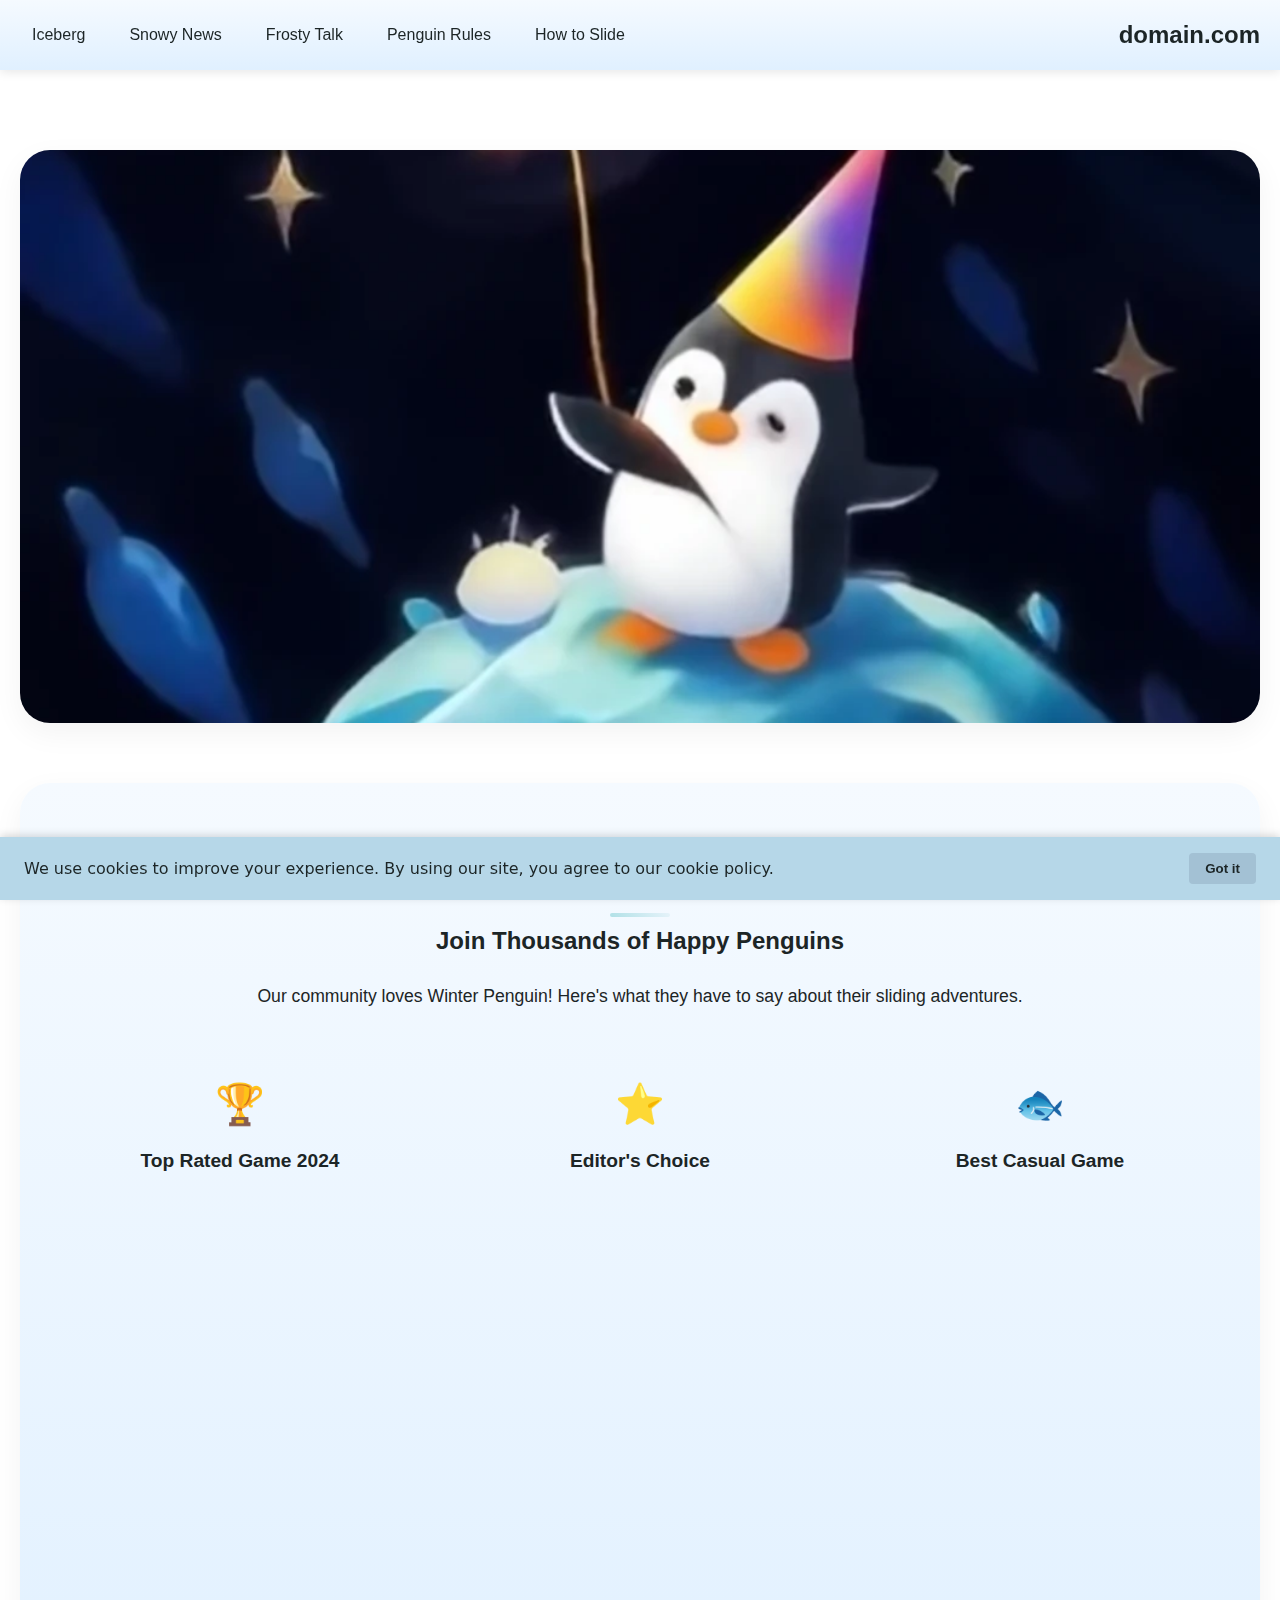
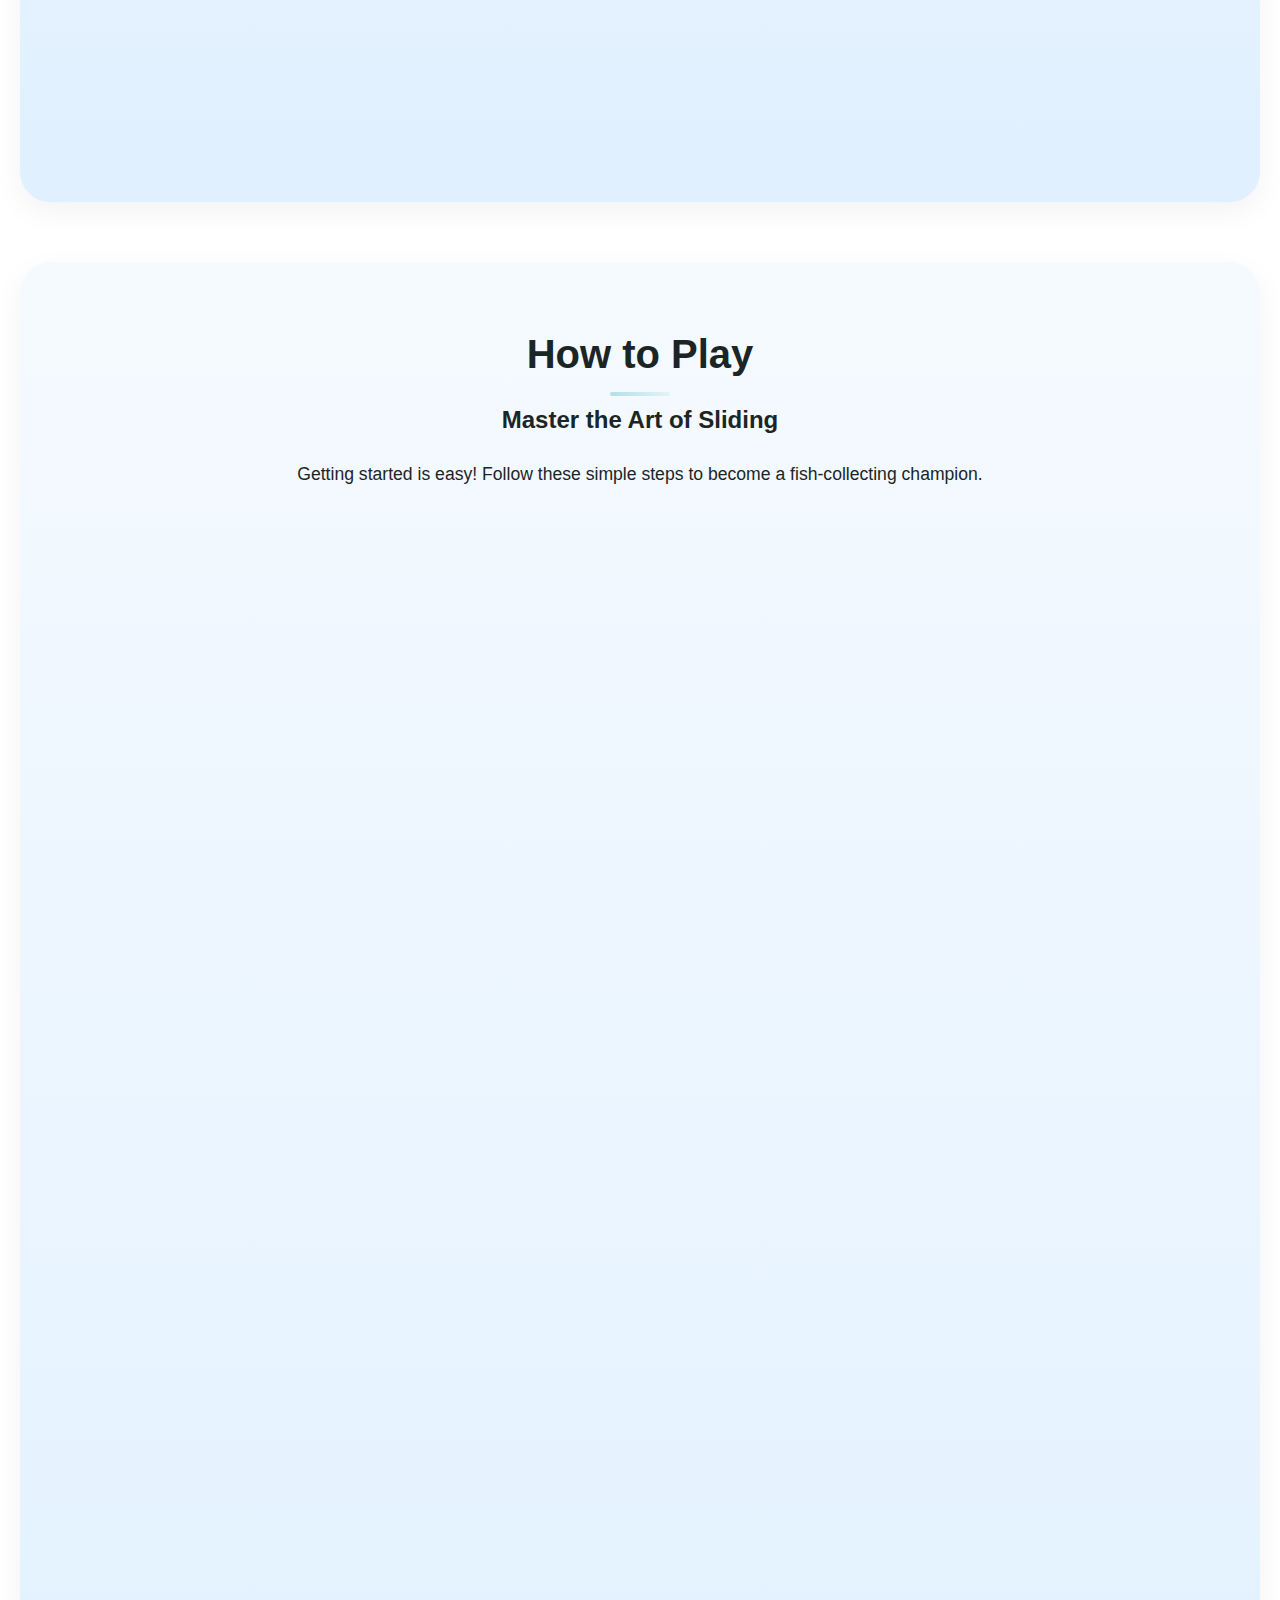
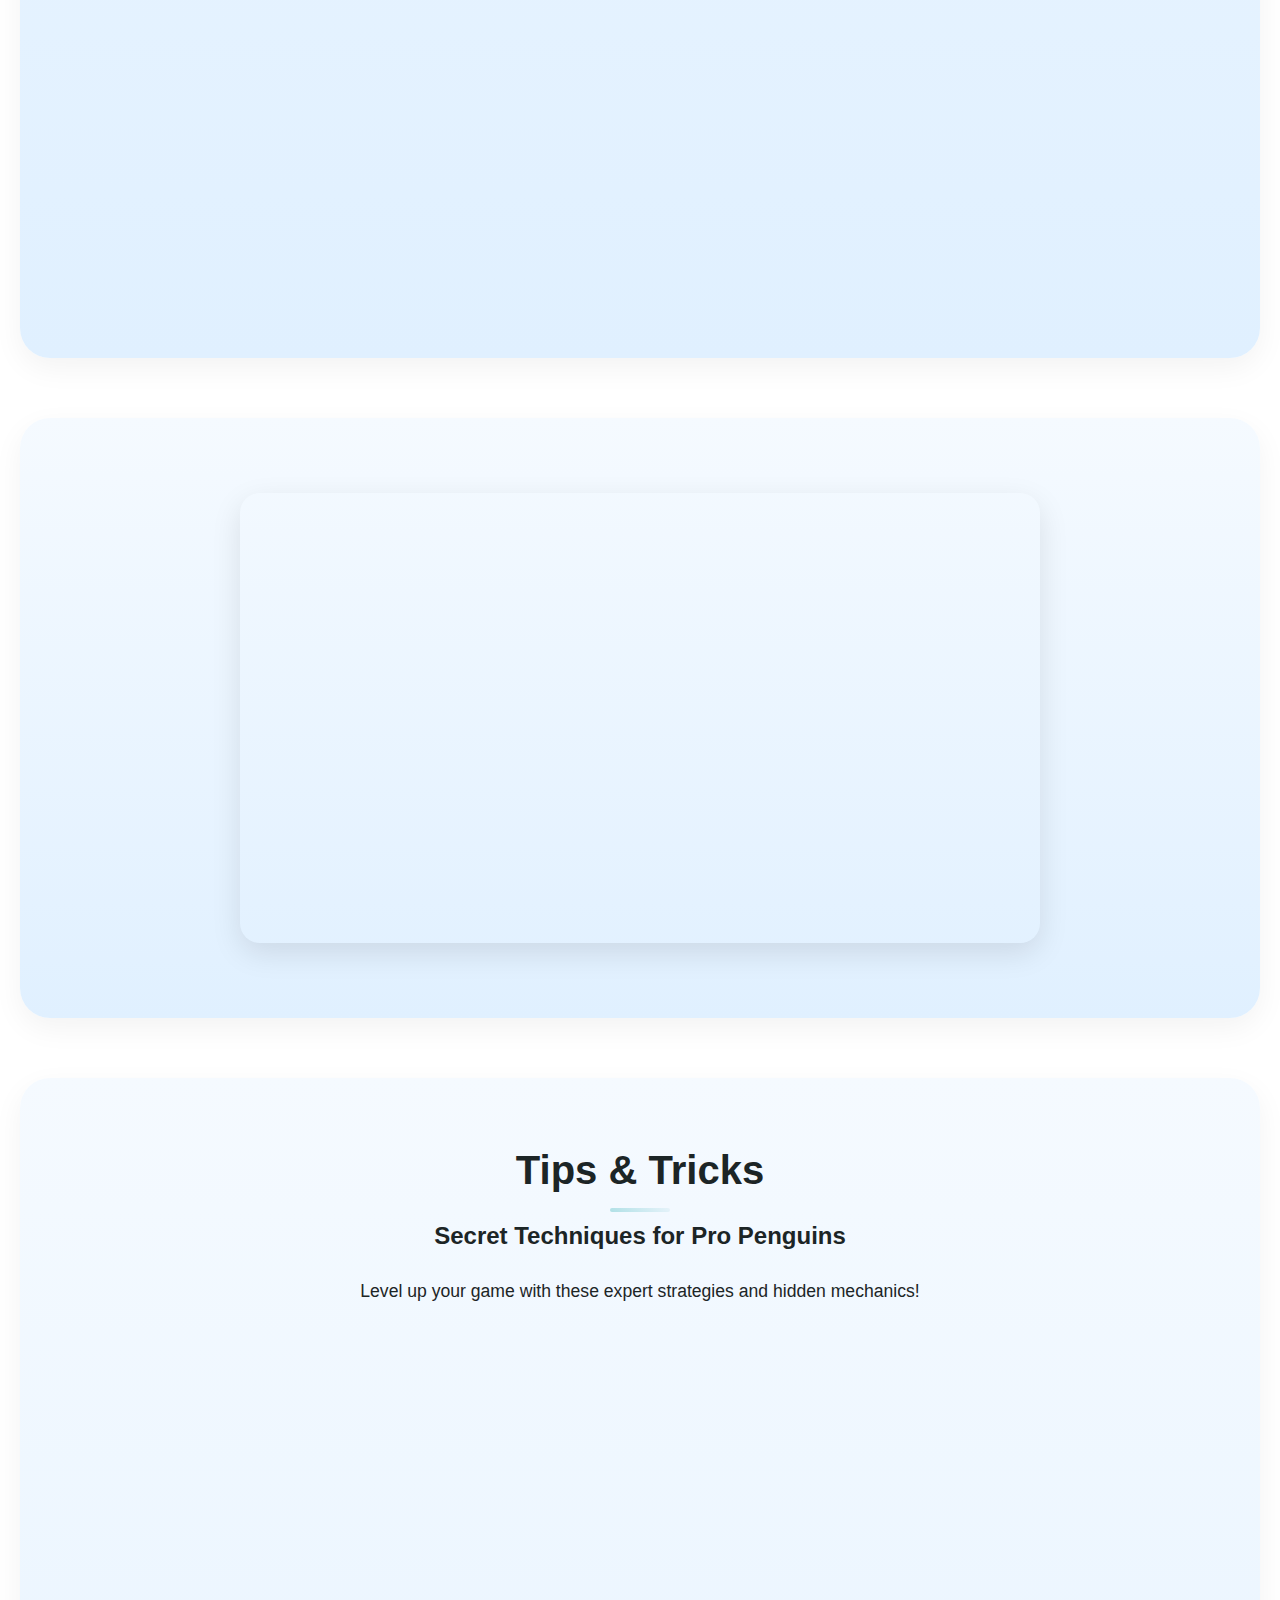
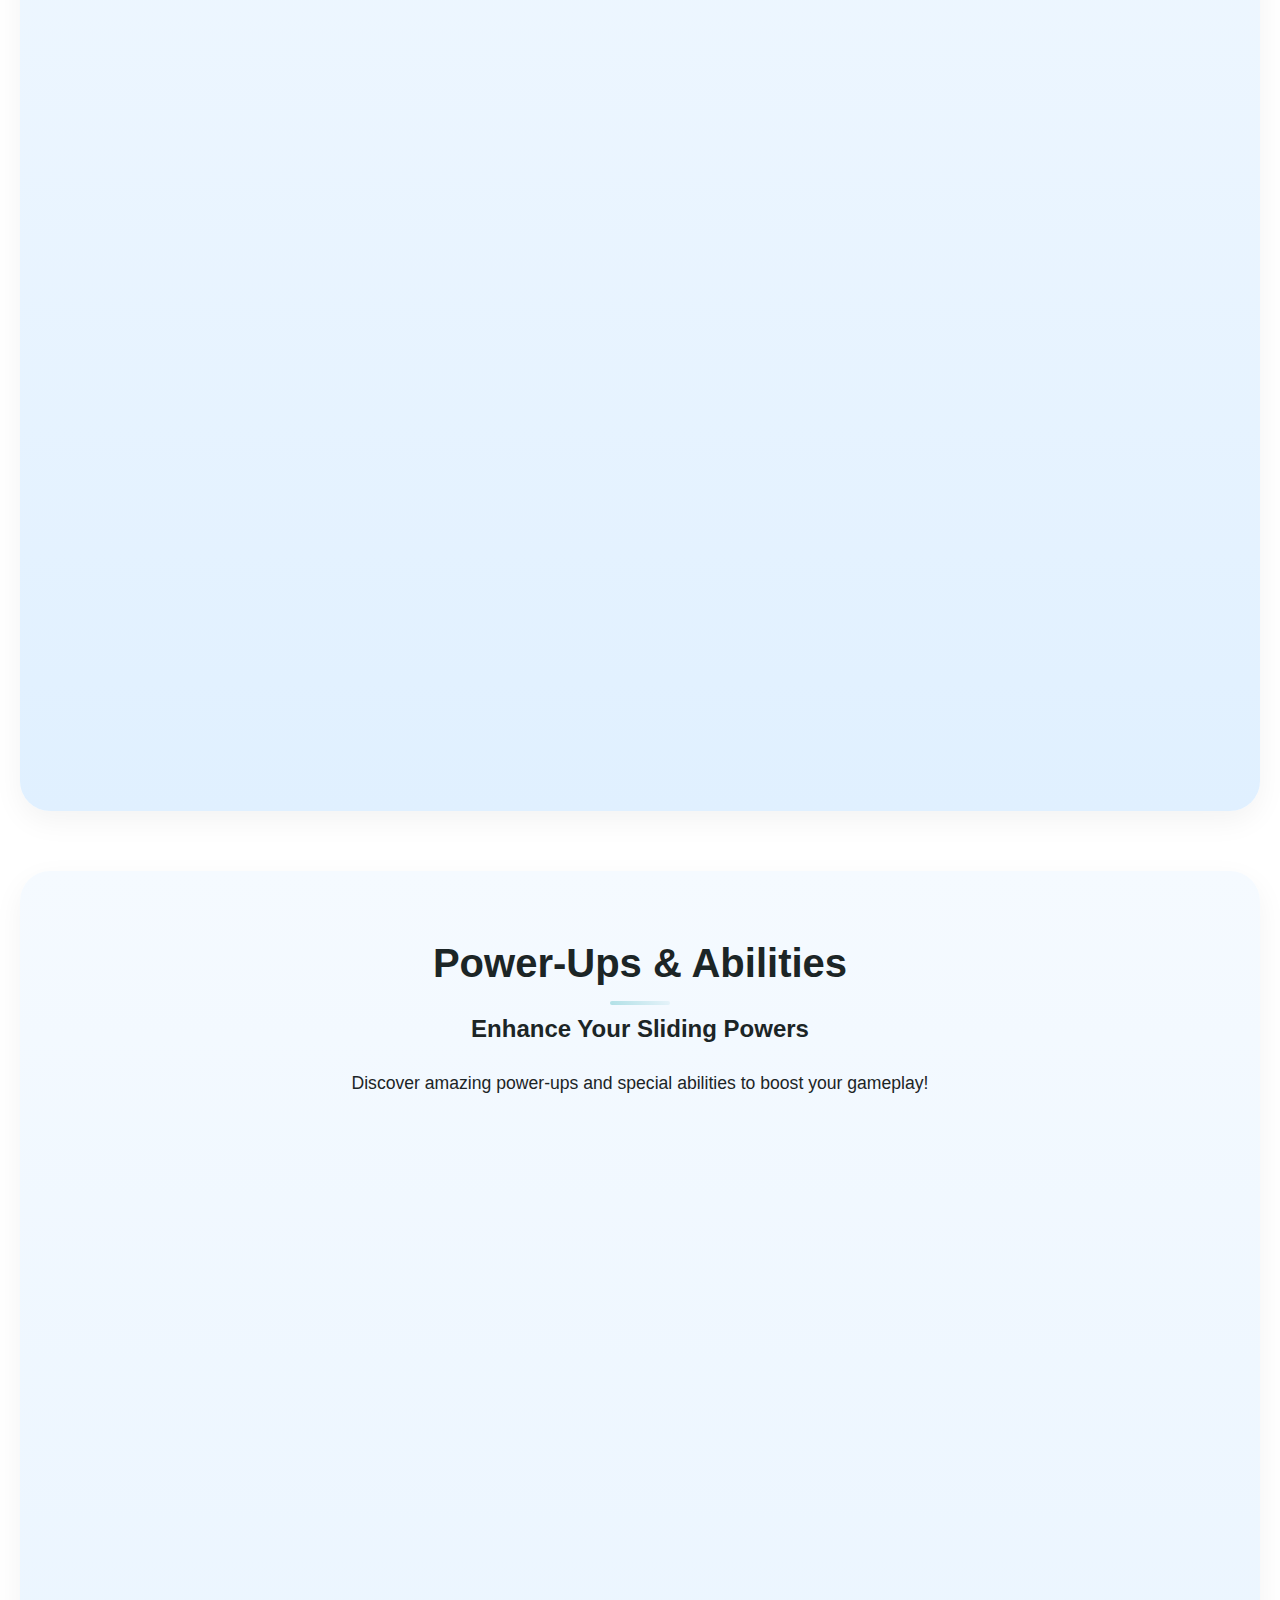
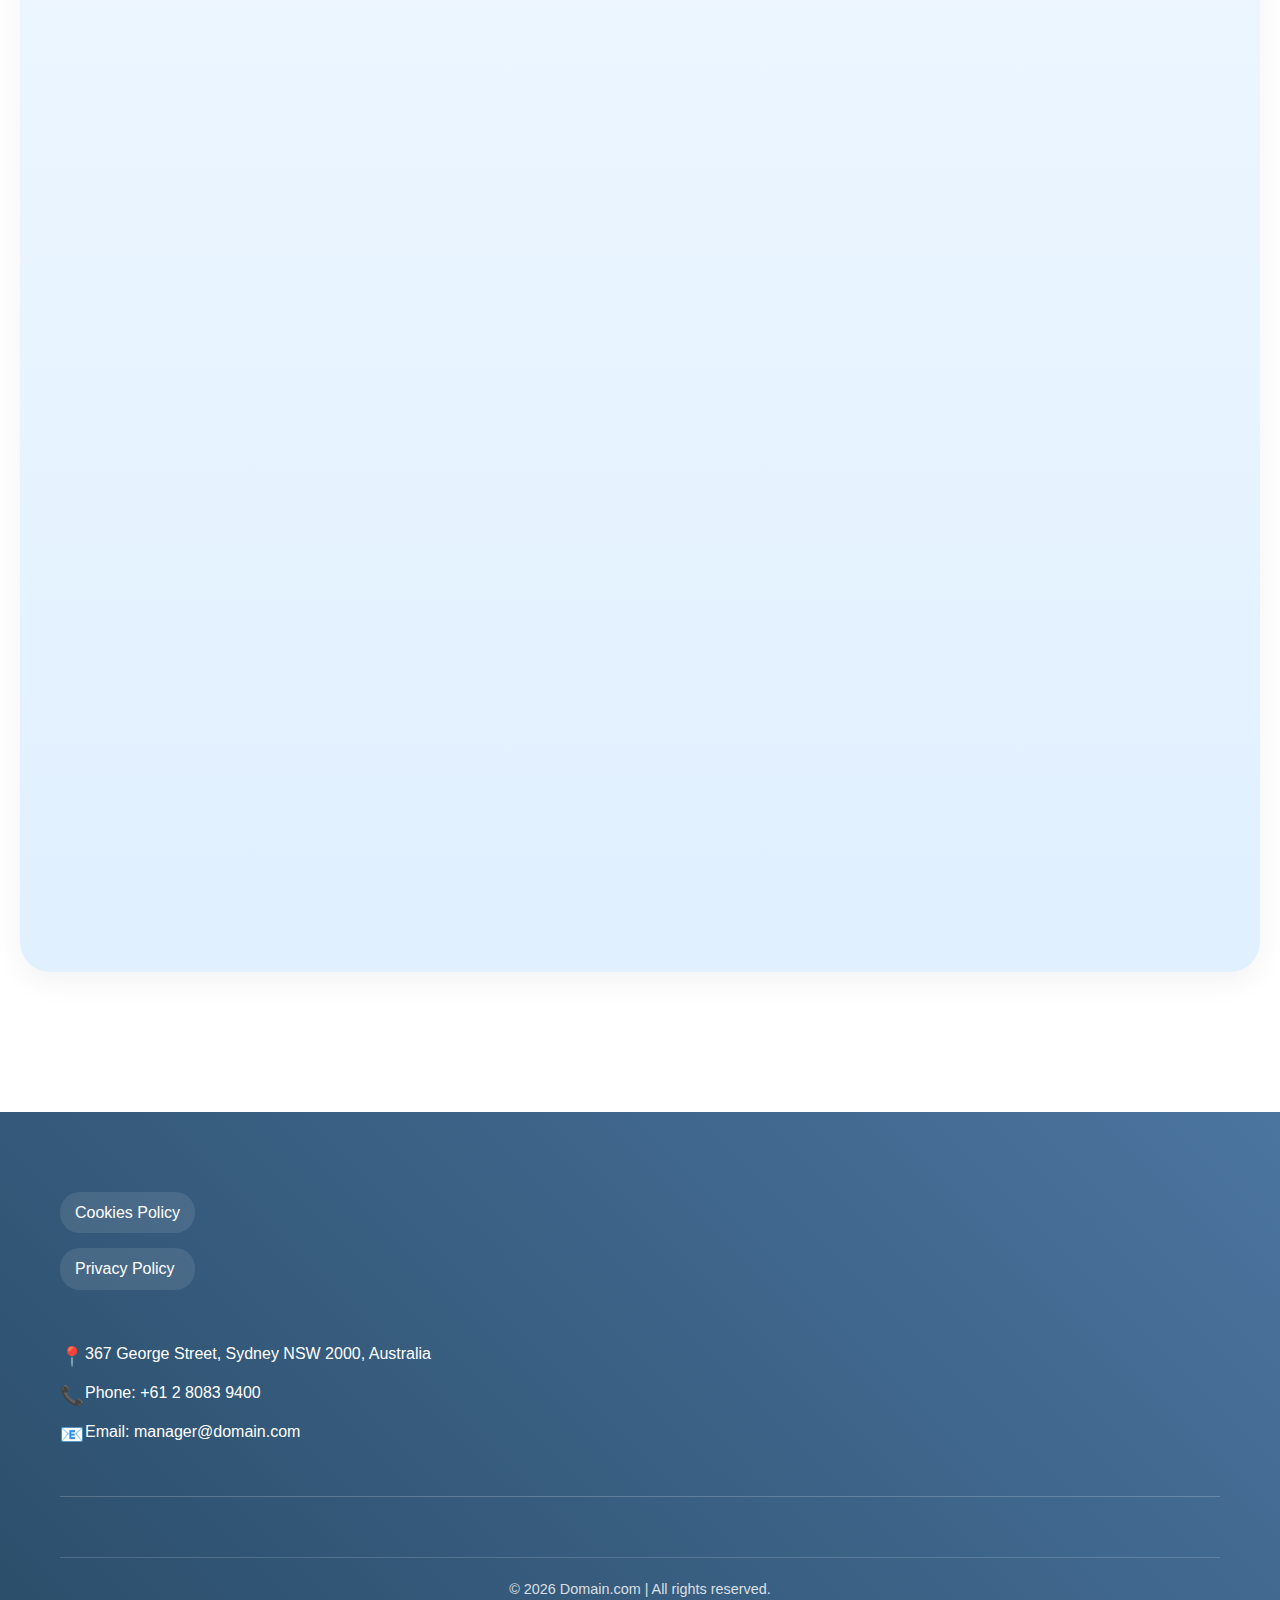
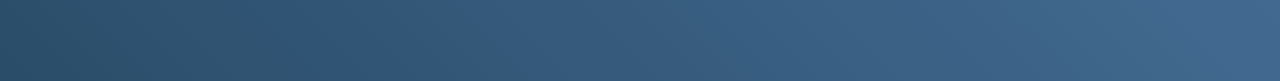
<file: index.html>
<!DOCTYPE html>
<html lang="en">
  <head>
    <meta charset="UTF-8" />
    <meta name="viewport" content="width=device-width, initial-scale=1.0" />
    <meta
      name="description"
      content="Welcome to Winter Penguin - an exciting arcade game where you help a brave penguin slide through icy slopes and collect fish. Join the frosty adventure today!"
    />
    <link rel="icon" type="image/png" href="images/favicon.ico" />
    <title>Winter Penguin - Slide Into Adventure!</title>
    <link rel="stylesheet" href="css/styles.css" />
  </head>
  <body>
    <header id="header"></header>

    <main>
      <section id="burrow-entrance" class="section">
        <!-- Content will be loaded dynamically -->
      </section>

      <section id="carrot-review" class="section">
        <!-- Content will be loaded dynamically -->
      </section>

      <section id="how-to-hop" class="section">
        <!-- Content will be loaded dynamically -->
      </section>

      <section id="burrow-play" class="section">
        <div class="game-container">
          <iframe
            src="https://html5.gamemonetize.co/vf6s3s6u5kf8ohjiuc033rzn7ls0qm0m/"
            width="100%"
            height="800"
          >
          </iframe>
        </div>
      </section>

      <section id="bunny-trails" class="section">
        <!-- Content will be loaded dynamically -->
      </section>

      <section id="bunny-gear" class="section">
        <!-- Content will be loaded dynamically -->
      </section>
    </main>
    <div
      class="cookie-bar"
      role="dialog"
      aria-live="polite"
      aria-label="Cookie consent"
    >
      <p class="cookie-bar__text">
        We use cookies to improve your experience. By using our site, you agree
        to our cookie policy.
      </p>
      <button class="cookie-bar__button" type="button">Got it</button>
    </div>

    <footer id="footer"></footer>

    <script src="js/data.js"></script>
    <script src="js/main.js"></script>
  </body>
</html>
</file>
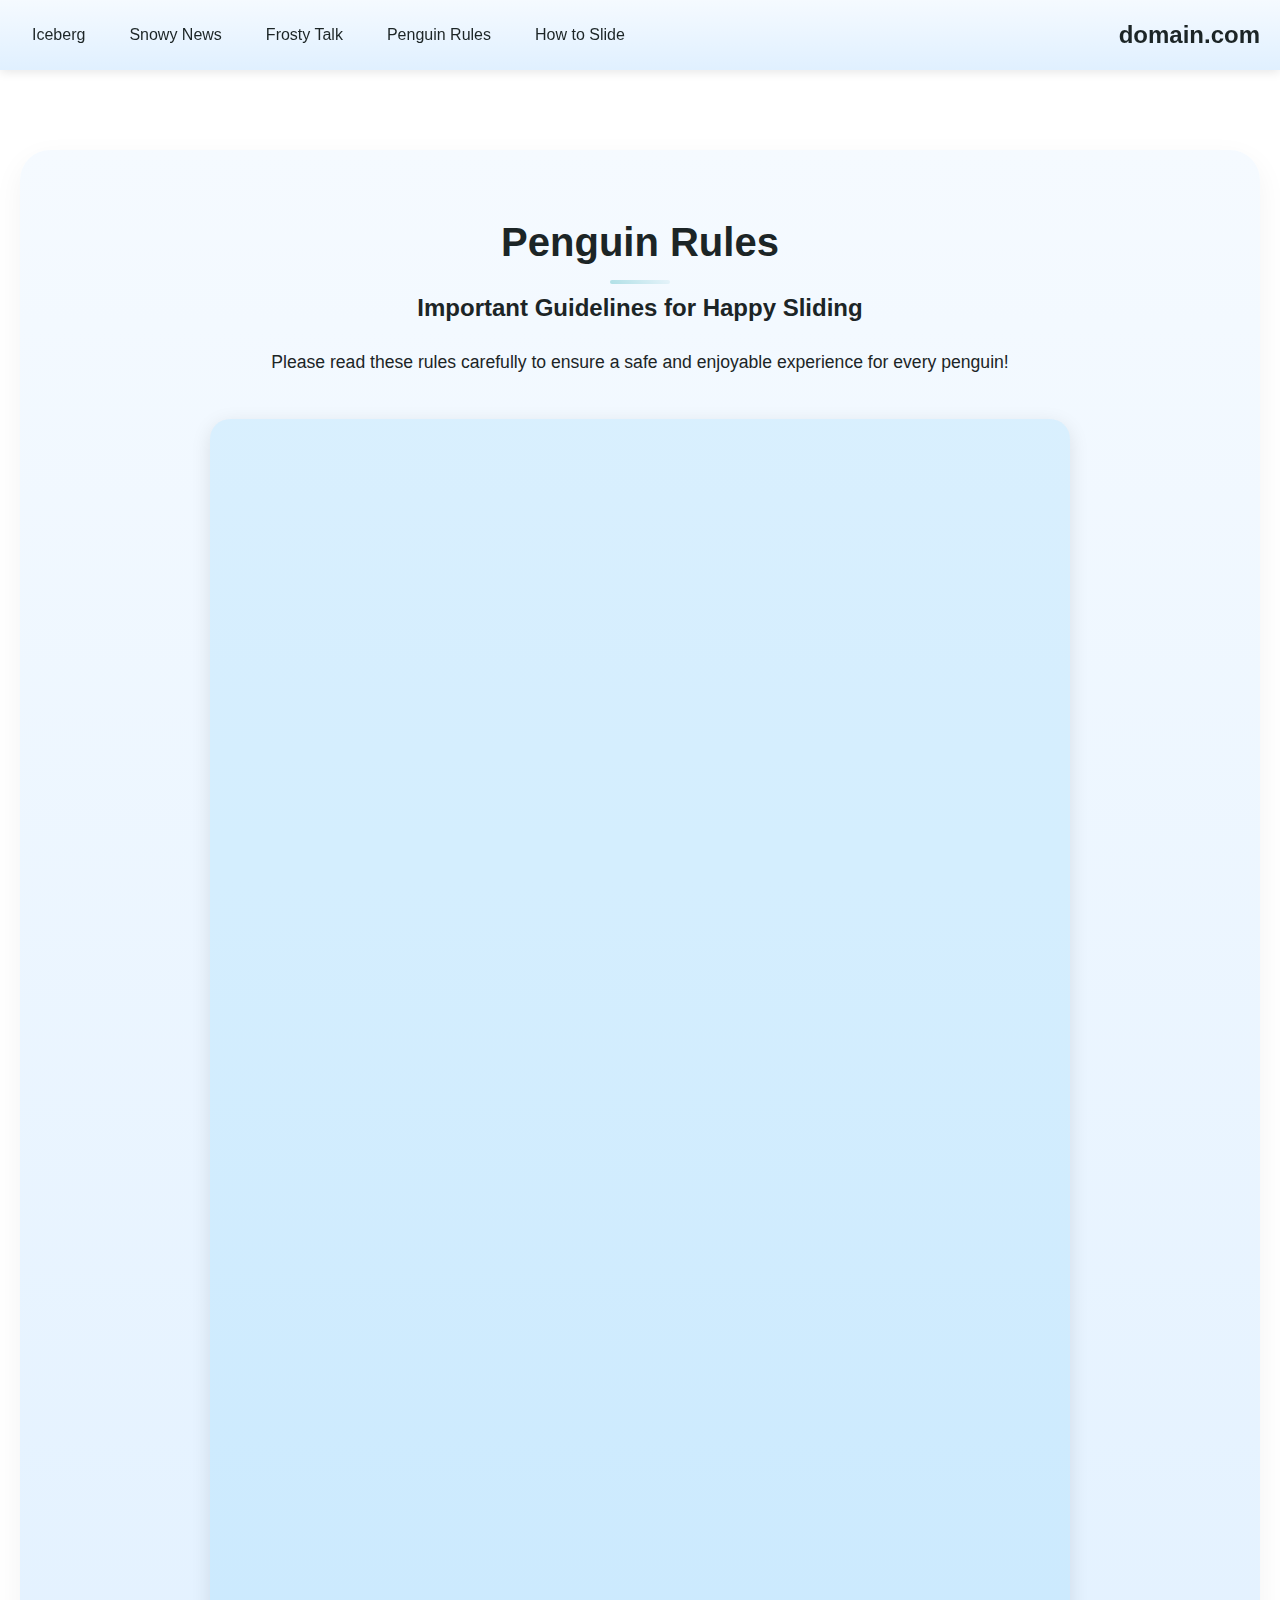
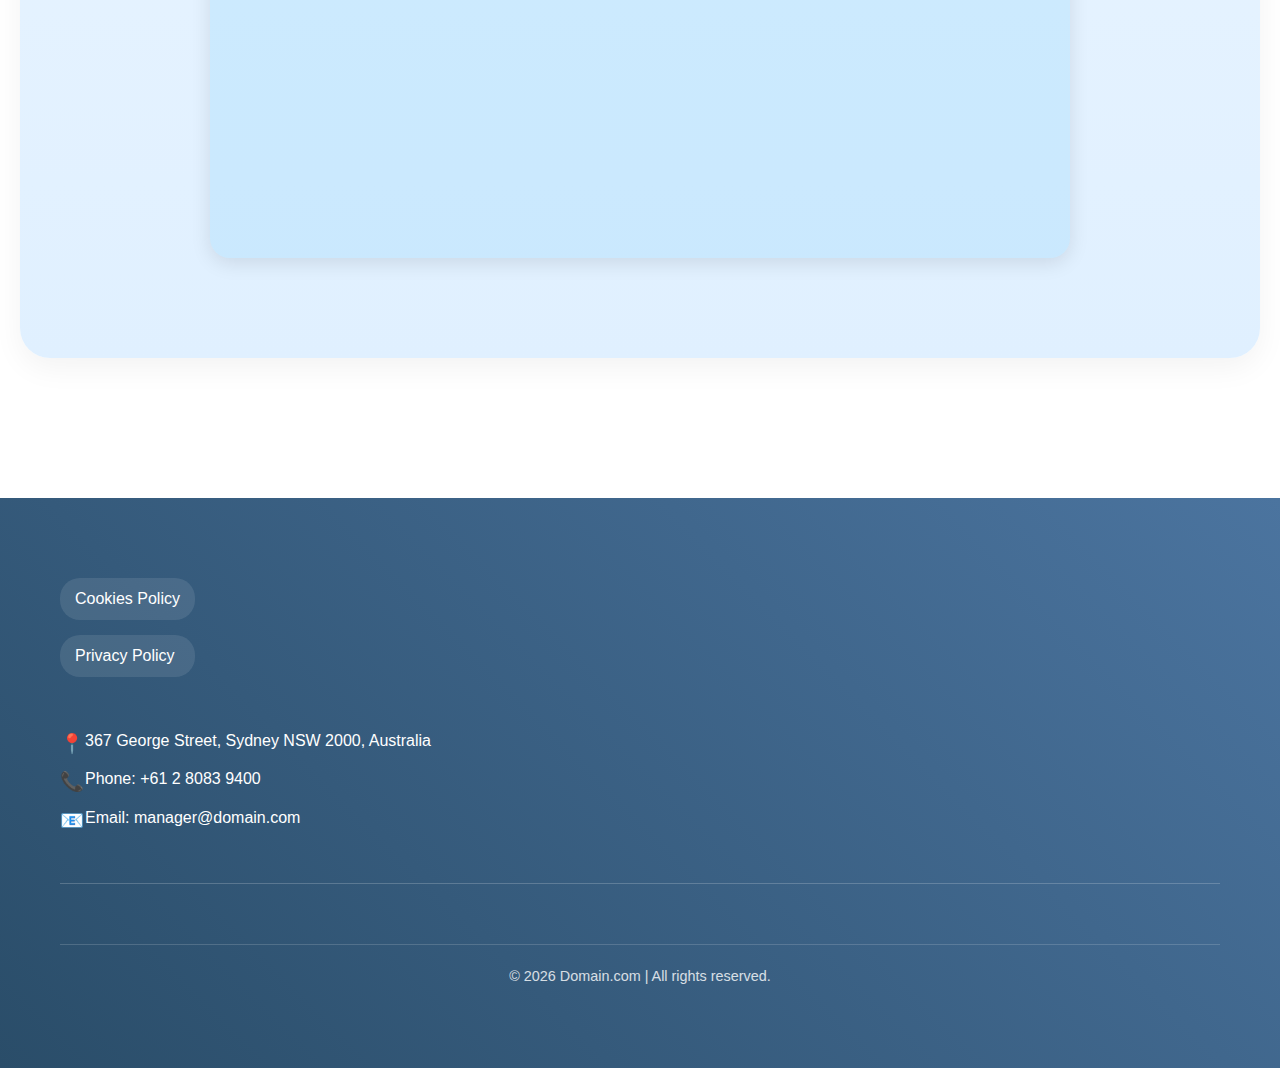
<file: bunny-rules.html>
<!DOCTYPE html>
<html lang="en">
  <head>
    <meta charset="UTF-8" />
    <meta name="viewport" content="width=device-width, initial-scale=1.0" />
    <meta
      name="description"
      content="Learn how to play Winter Penguin with our comprehensive game rules and guidelines. Master the sliding mechanics, understand power-ups, and become a pro ice slider!"
    />
    <link rel="icon" type="image/png" href="images/favicon.ico" />
    <title>Game Rules - Winter Penguin</title>
    <link rel="stylesheet" href="css/styles.css" />
  </head>
  <body>
    <header id="header"></header>

    <main>
      <section id="rules-section" class="section">
        <div class="section-header">
          <h2 class="section-title">Penguin Rules</h2>
          <h3 class="section-subtitle">
            Important Guidelines for Happy Sliding
          </h3>
          <p class="section-description">
            Please read these rules carefully to ensure a safe and enjoyable
            experience for every penguin!
          </p>
        </div>

        <div class="rules-container">
          <article class="rules-content">
            <div class="rules-block">
              <h3>Game Rules</h3>
              <p>
                Welcome to Winter Penguin! By playing our game, you agree to
                follow these simple rules to maintain a fun and fair environment
                for all players.
              </p>
              <ul class="rules-list">
                <li>
                  <strong>Fair Play:</strong> Use only legitimate game
                  mechanics. Any form of cheating or exploitation will result in
                  account penalties.
                </li>
                <li>
                  <strong>Account Security:</strong> Keep your account
                  information secure and never share your credentials with
                  others.
                </li>
                <li>
                  <strong>Appropriate Behavior:</strong> Be respectful to other
                  players. Harassment or inappropriate behavior is not
                  tolerated.
                </li>
              </ul>
            </div>

            <div class="rules-block">
              <h3>Safety Guidelines</h3>
              <p>
                Your safety and comfort while playing are our top priorities.
                Please follow these guidelines for the best gaming experience:
              </p>
              <ul class="rules-list">
                <li>
                  <strong>Screen Time:</strong> Take regular breaks, especially
                  during long gaming sessions.
                </li>
                <li>
                  <strong>Environment:</strong> Play in a well-lit room and
                  maintain proper posture.
                </li>
                <li>
                  <strong>Age Restrictions:</strong> This game is suitable for
                  players aged 7 and above.
                </li>
              </ul>
            </div>

            <div class="rules-block important-notice">
              <h3>Important Notice</h3>
              <p>
                While we strive to provide the best gaming experience, please
                note:
              </p>
              <ul class="rules-list">
                <li>
                  Game progress may be lost if you clear browser data or play in
                  incognito mode.
                </li>
                <li>
                  We are not responsible for any internet connection issues
                  affecting gameplay.
                </li>
                <li>
                  Game features may change during updates and maintenance.
                </li>
              </ul>
            </div>

            <div class="rules-block">
              <h3>Technical Requirements</h3>
              <p>
                To ensure smooth gameplay, your system should meet these minimum
                requirements:
              </p>
              <ul class="rules-list">
                <li>
                  <strong>Browser:</strong> Latest version of Chrome, Firefox,
                  Safari, or Edge
                </li>
                <li>
                  <strong>Internet:</strong> Stable connection with minimum 5
                  Mbps speed
                </li>
                <li>
                  <strong>Display:</strong> Minimum resolution of 1024x768
                  pixels
                </li>
              </ul>
            </div>

            <div class="rules-block disclaimer">
              <h3>Disclaimer</h3>
              <p>By playing Winter Penguin, you acknowledge that:</p>
              <ul class="rules-list">
                <li>
                  Game content and features may change without prior notice
                </li>
                <li>Virtual items and progress have no real-world value</li>
                <li>
                  We reserve the right to suspend accounts violating these rules
                </li>
              </ul>
            </div>
          </article>
        </div>
      </section>
    </main>

    <footer id="footer"></footer>

    <script src="js/data.js"></script>
    <script src="js/main.js"></script>
  </body>
</html>
</file>
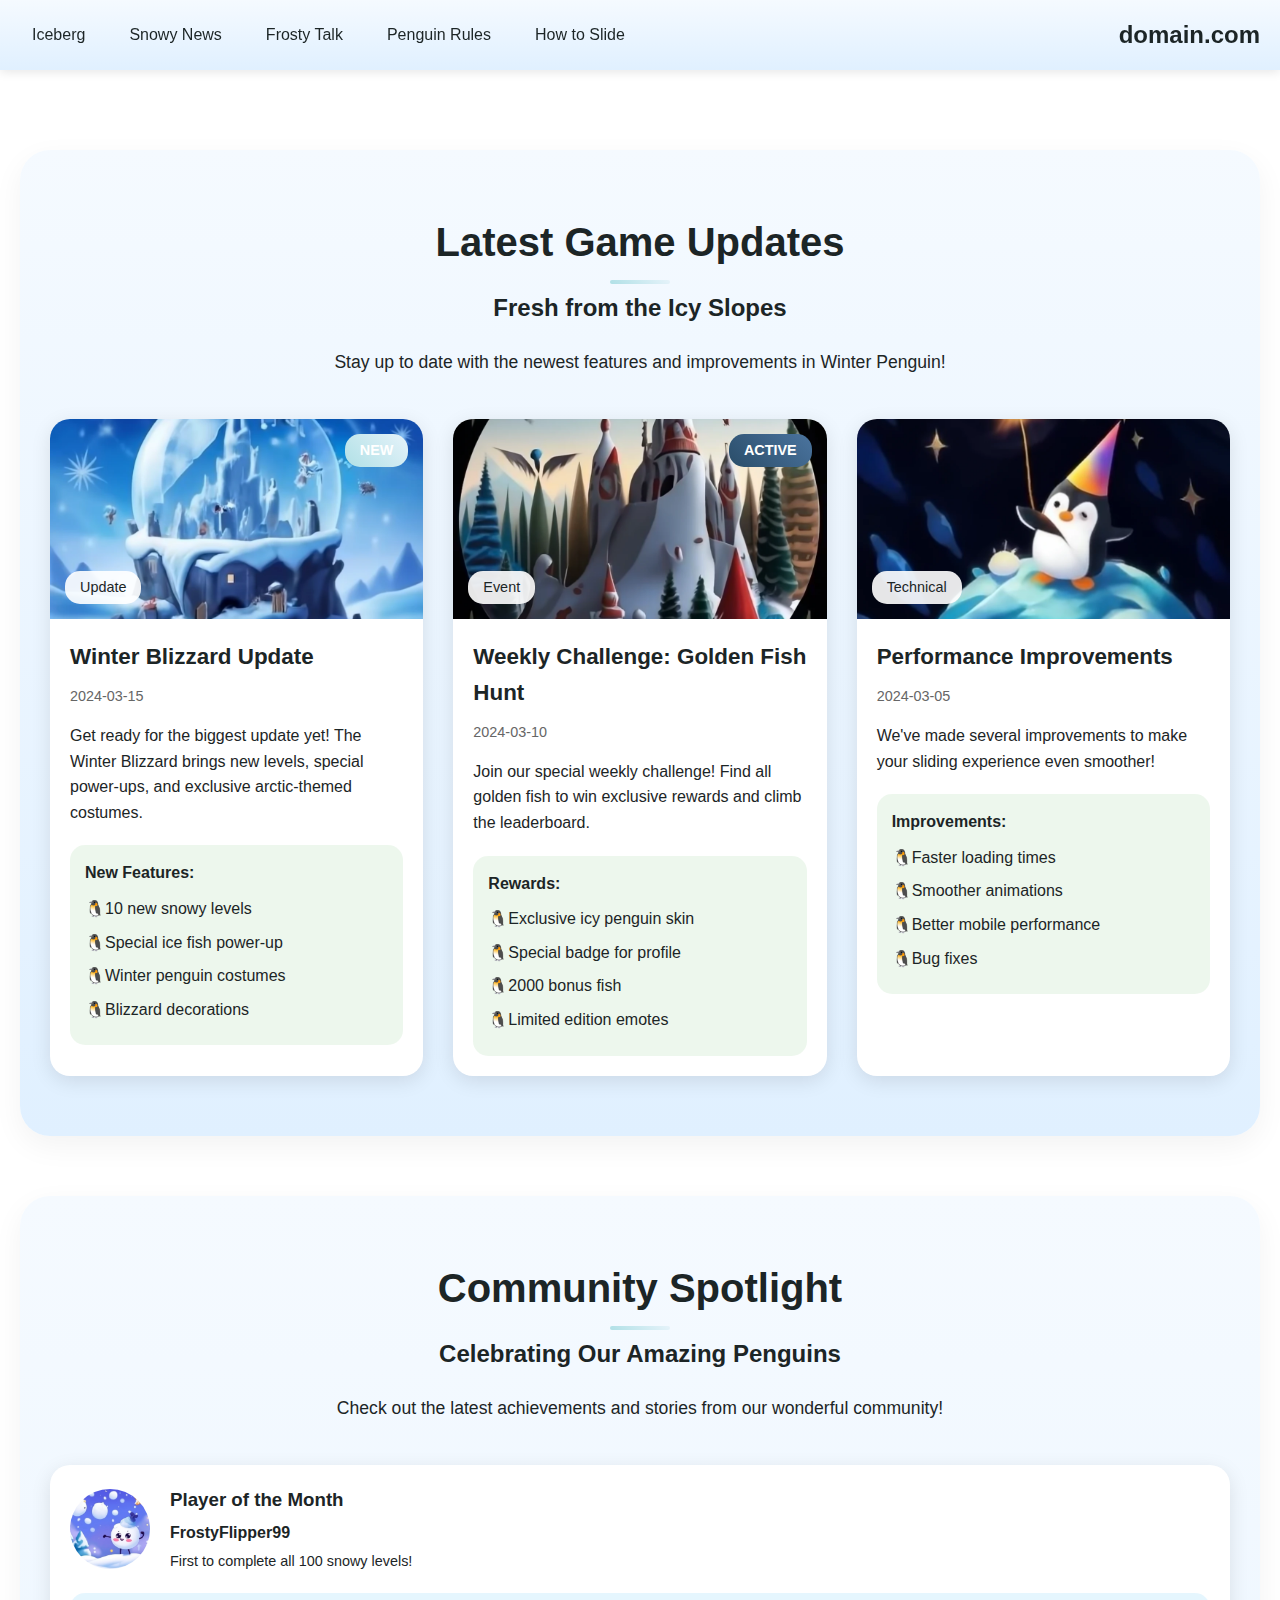
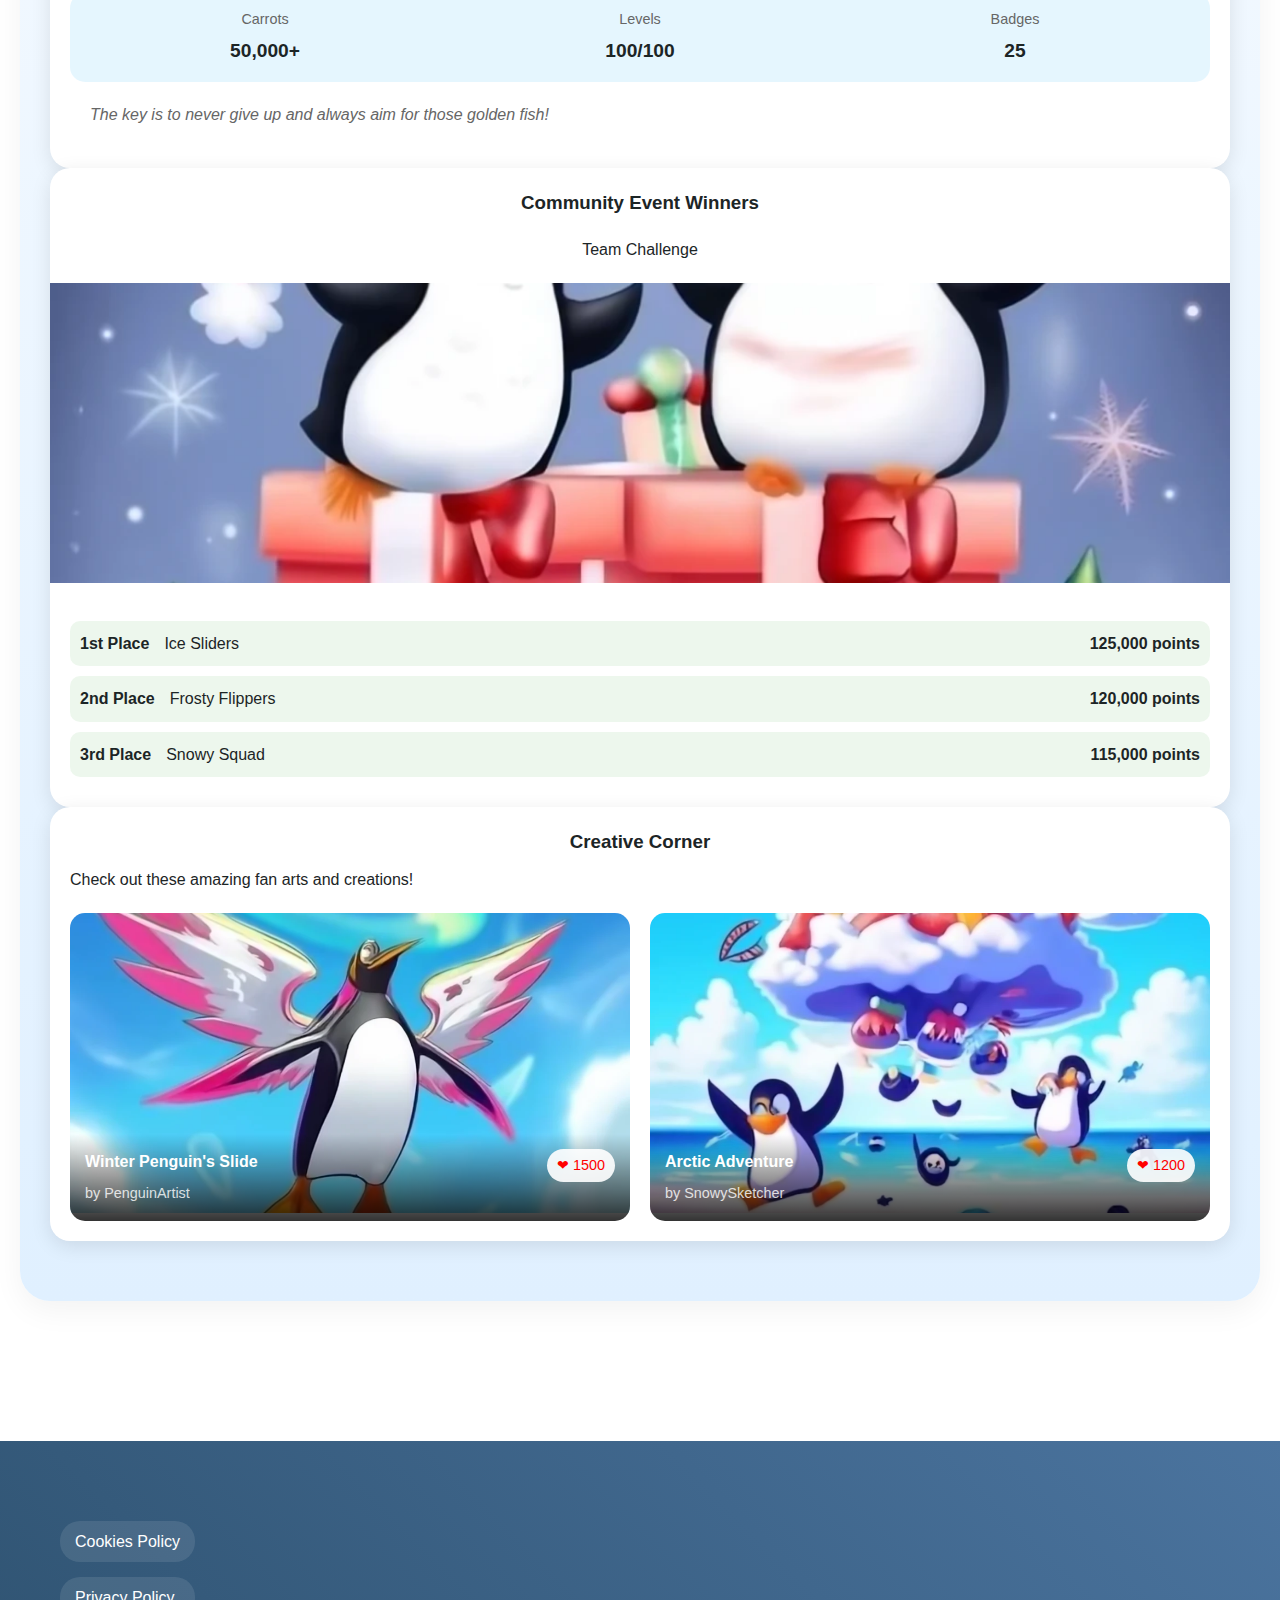
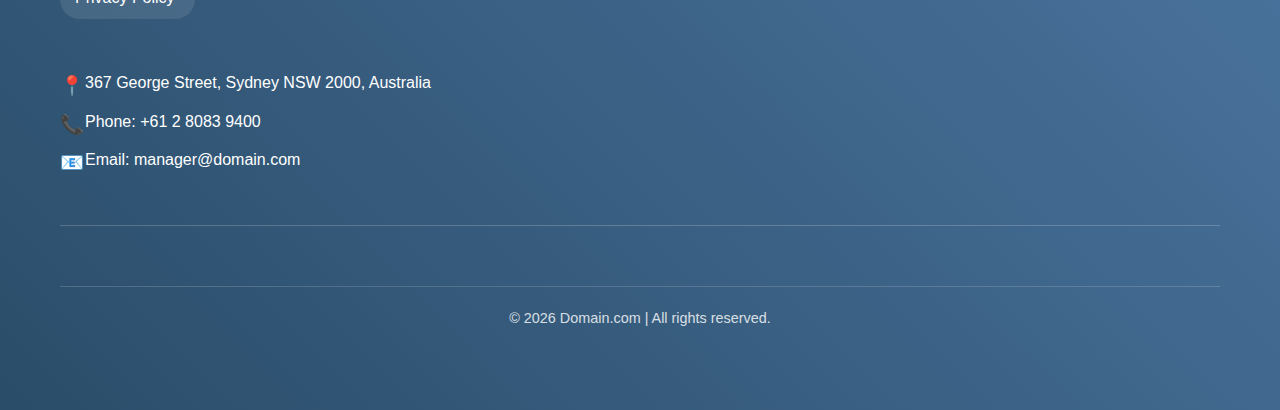
<file: carrot-news.html>
<!DOCTYPE html>
<html lang="en">
  <head>
    <meta charset="UTF-8" />
    <meta name="viewport" content="width=device-width, initial-scale=1.0" />
    <meta
      name="description"
      content="Stay updated with the latest news, updates, and community events from Winter Penguin. Read about new features, competitions, and player achievements in our icy world."
    />
    <link rel="icon" type="image/png" href="images/favicon.ico" />
    <title>Snowy News - Winter Penguin</title>
    <link rel="stylesheet" href="css/styles.css" />
  </head>
  <body>
    <header id="header"></header>

    <main>
      <section id="latest-updates" class="section">
        <!-- Content will be loaded dynamically -->
      </section>

      <section id="community-spotlight" class="section">
        <!-- Content will be loaded dynamically -->
      </section>
    </main>

    <footer id="footer"></footer>

    <script src="js/data.js"></script>
    <script src="js/main.js"></script>
  </body>
</html>
</file>
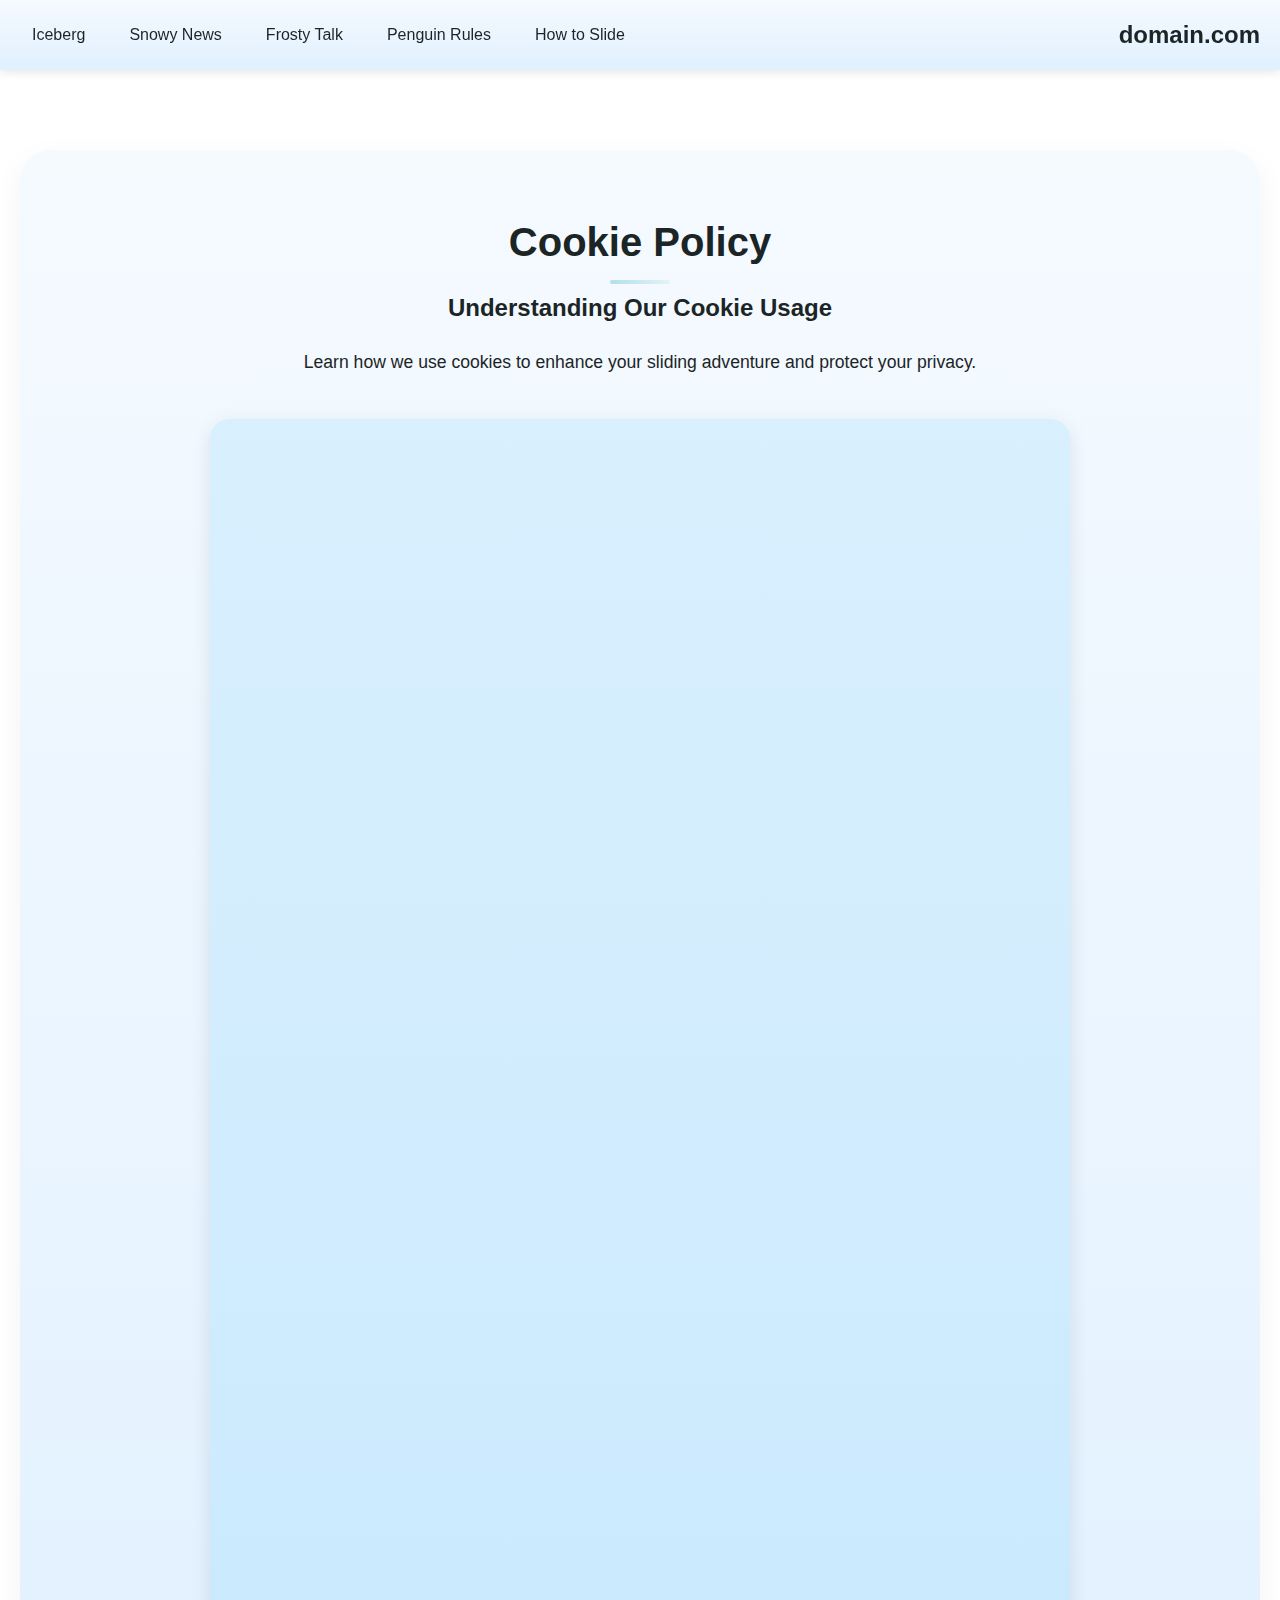
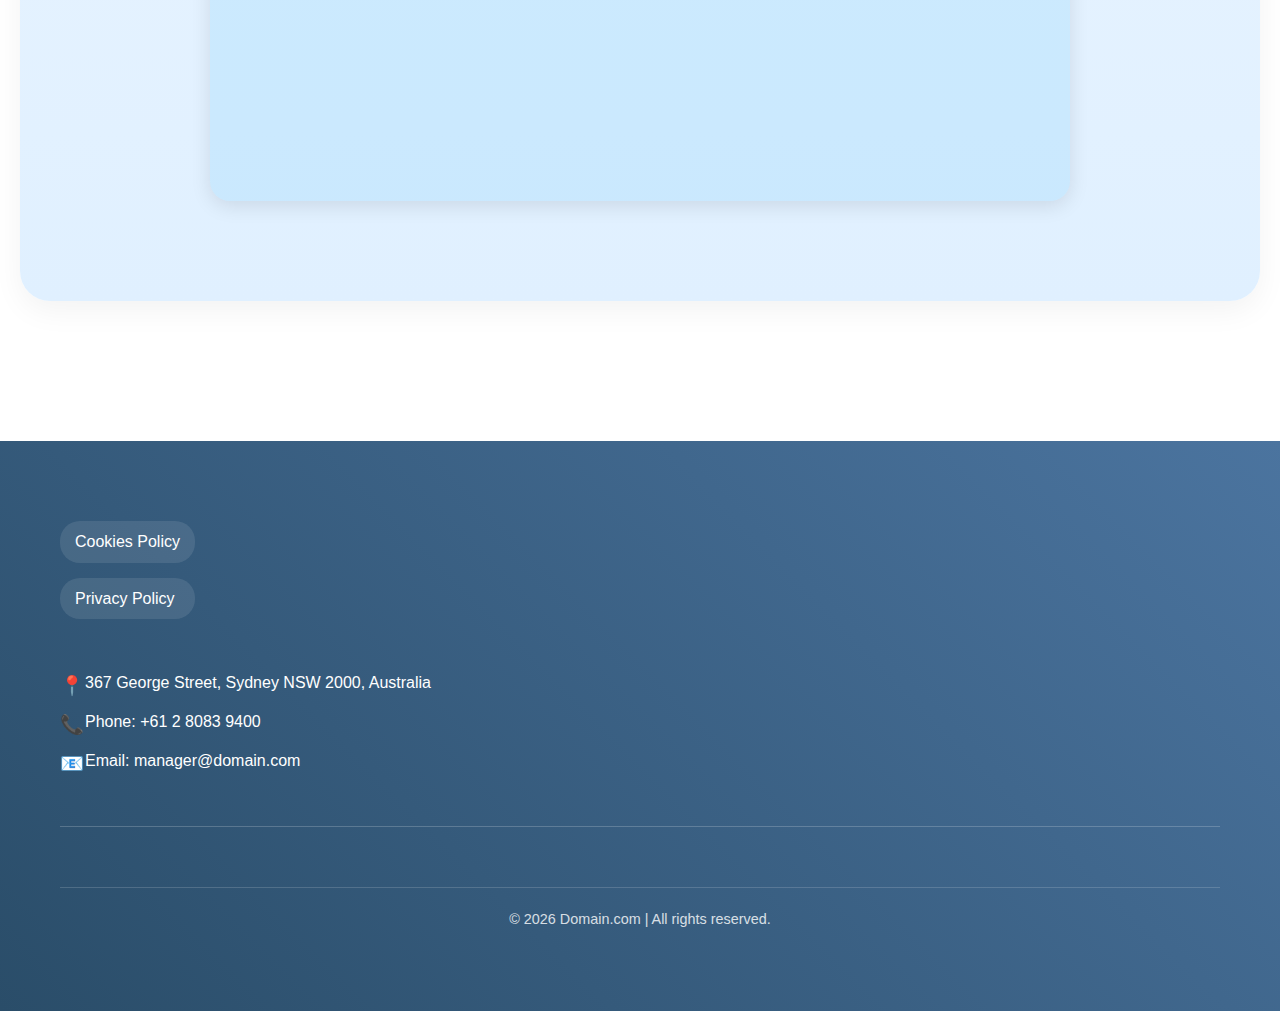
<file: cookie-policy.html>
<!DOCTYPE html>
<html lang="en">
  <head>
    <meta charset="UTF-8" />
    <meta name="viewport" content="width=device-width, initial-scale=1.0" />
    <meta
      name="description"
      content="Read our Cookie Policy to understand how Winter Penguin uses cookies and similar technologies to enhance your gaming experience."
    />
    <link rel="icon" type="image/png" href="images/favicon.ico" />
    <title>Cookie Policy - Winter Penguin</title>
    <link rel="stylesheet" href="css/styles.css" />
  </head>
  <body>
    <header id="header"></header>

    <main>
      <section id="rules-section" class="section">
        <div class="section-header">
          <h2 class="section-title">Cookie Policy</h2>
          <h3 class="section-subtitle">Understanding Our Cookie Usage</h3>
          <p class="section-description">
            Learn how we use cookies to enhance your sliding adventure and
            protect your privacy.
          </p>
        </div>

        <div class="rules-container">
          <article class="rules-content">
            <div class="rules-block">
              <h3>What Are Cookies?</h3>
              <p>
                Cookies are small text files that are placed on your device when
                you visit our website. They help us provide you with a better
                gaming experience by remembering your preferences and sliding
                progress.
              </p>
              <ul class="rules-list">
                <li>
                  <strong>Session Cookies:</strong> Temporary cookies that
                  expire when you close your browser.
                </li>
                <li>
                  <strong>Persistent Cookies:</strong> Cookies that remain on
                  your device for a set period.
                </li>
                <li>
                  <strong>First-party Cookies:</strong> Cookies set by our
                  website directly.
                </li>
              </ul>
            </div>

            <div class="rules-block">
              <h3>How We Use Cookies</h3>
              <p>
                We use cookies for various purposes to improve your sliding
                experience:
              </p>
              <ul class="rules-list">
                <li>
                  <strong>Essential Cookies:</strong> Required for basic game
                  functionality and security.
                </li>
                <li>
                  <strong>Preference Cookies:</strong> Remember your game
                  settings and customizations.
                </li>
                <li>
                  <strong>Analytics Cookies:</strong> Help us understand how
                  players interact with our snowy adventure.
                </li>
              </ul>
            </div>

            <div class="rules-block important-notice">
              <h3>Your Cookie Choices</h3>
              <p>You have control over how cookies are used on your device:</p>
              <ul class="rules-list">
                <li>
                  You can modify your browser settings to accept or reject
                  cookies.
                </li>
                <li>
                  Disabling essential cookies may affect game functionality.
                </li>
                <li>
                  You can delete cookies at any time through your browser
                  settings.
                </li>
              </ul>
            </div>

            <div class="rules-block">
              <h3>Types of Data We Collect</h3>
              <p>Through cookies, we may collect the following information:</p>
              <ul class="rules-list">
                <li>
                  <strong>Game Progress:</strong> Your levels, scores, and
                  achievements in Winter Penguin
                </li>
                <li>
                  <strong>Preferences:</strong> Your game settings and
                  customizations
                </li>
                <li>
                  <strong>Technical Data:</strong> Browser type, device
                  information, and session data
                </li>
              </ul>
            </div>

            <div class="rules-block disclaimer">
              <h3>Updates to This Policy</h3>
              <p>Please note the following about our cookie policy:</p>
              <ul class="rules-list">
                <li>
                  We may update this policy to reflect changes in our practices
                </li>
                <li>
                  Continued use of our snowy adventure implies acceptance of our
                  cookie policy
                </li>
                <li>Contact us if you have questions about our cookie usage</li>
              </ul>
            </div>
          </article>
        </div>
      </section>
    </main>

    <footer id="footer"></footer>

    <script src="js/data.js"></script>
    <script src="js/main.js"></script>
  </body>
</html>
</file>
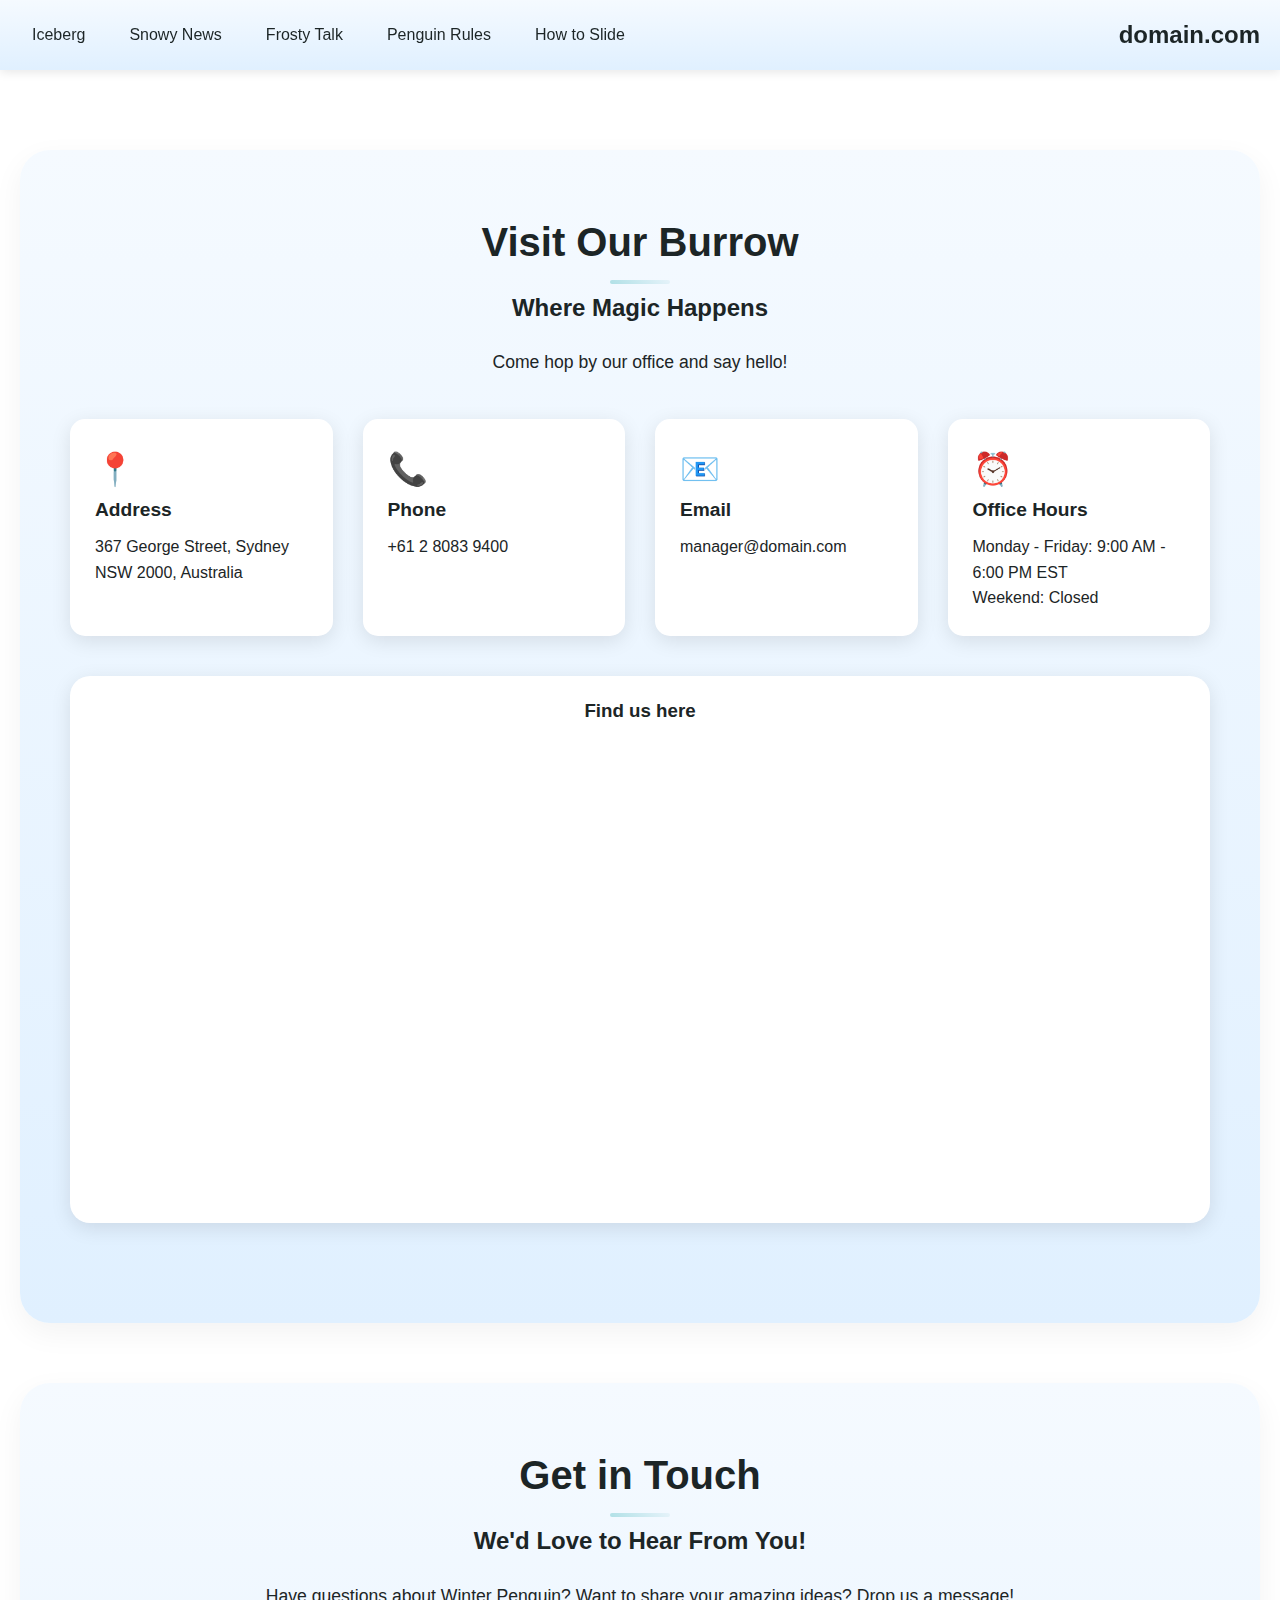
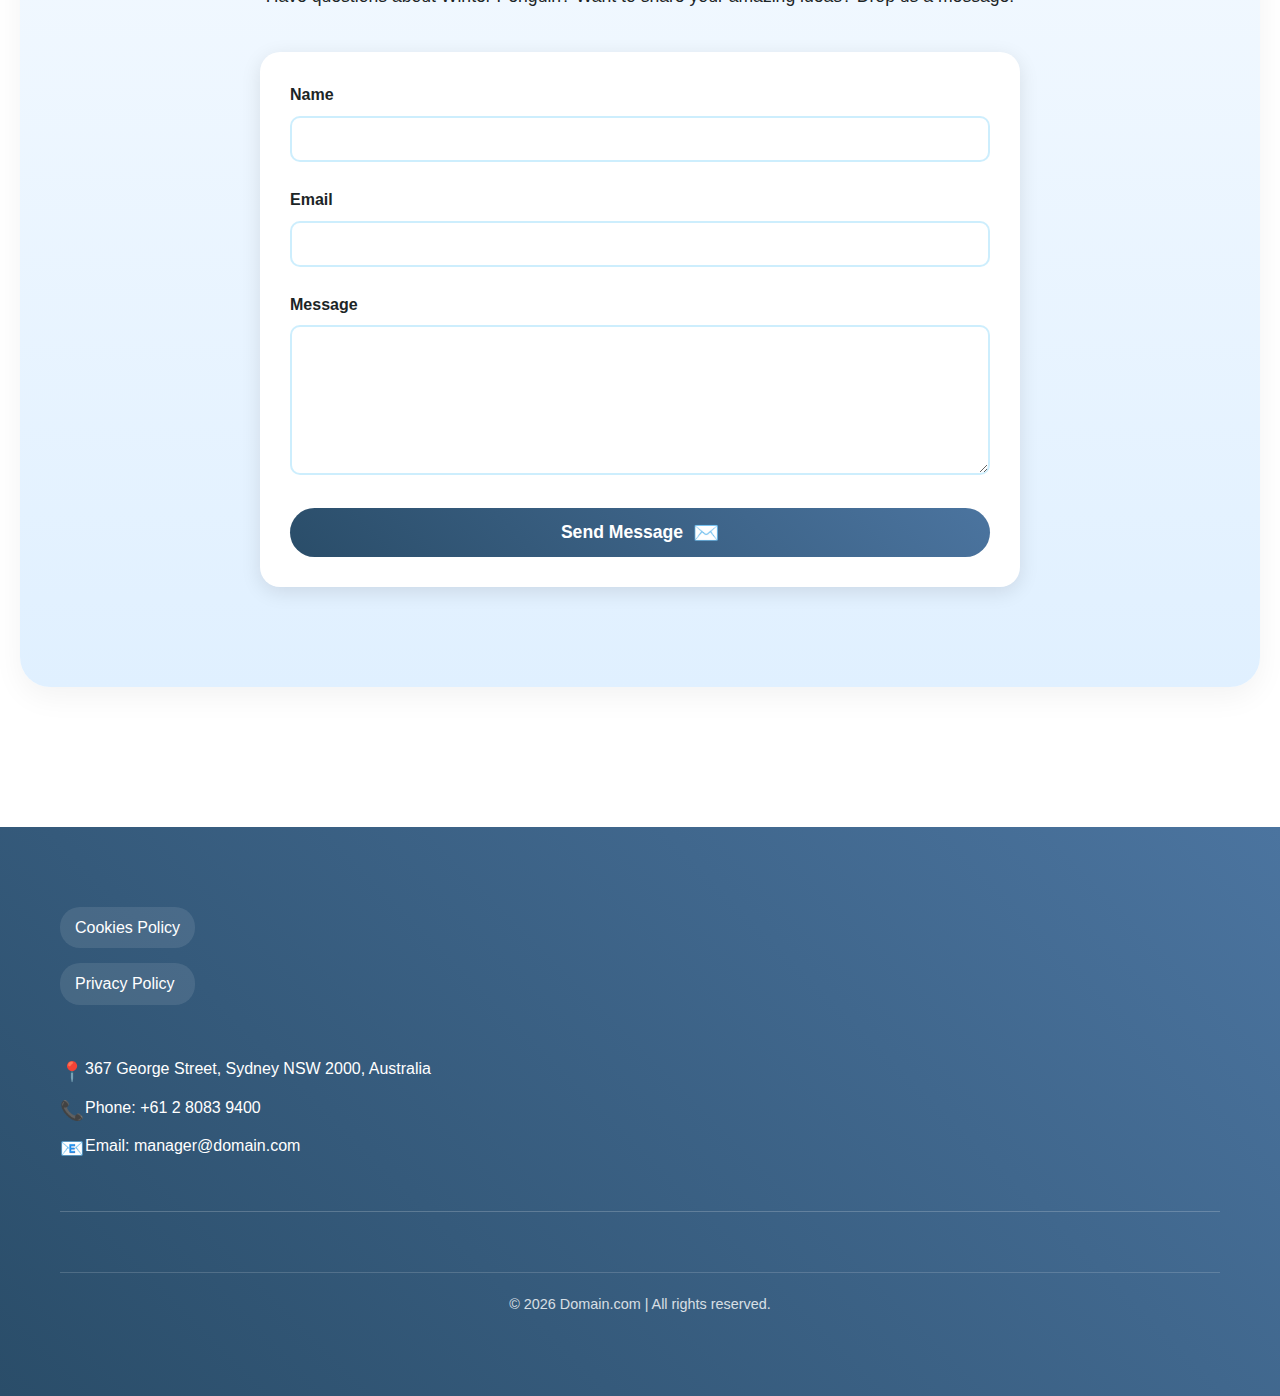
<file: hollow-talk.html>
<!DOCTYPE html>
<html lang="en">
  <head>
    <meta charset="UTF-8" />
    <meta name="viewport" content="width=device-width, initial-scale=1.0" />
    <meta
      name="description"
      content="Join the Winter Penguin community in Frosty Talk. Share your experiences, discuss sliding strategies, and connect with fellow penguins in our friendly forum."
    />
    <link rel="icon" type="image/png" href="images/favicon.ico" />
    <title>Contact Us - Winter Penguin</title>
    <link rel="stylesheet" href="css/styles.css" />
  </head>
  <body>
    <header id="header"></header>

    <main>
      <section id="contact-info" class="section">
        <div class="section-header">
          <h2 class="section-title">Visit Our Burrow</h2>
          <h3 class="section-subtitle">Where Magic Happens</h3>
          <p class="section-description">
            Come hop by our office and say hello!
          </p>
        </div>

        <div class="contact-info-container">
          <div class="contact-details">
            <!-- Content will be loaded dynamically -->
          </div>

          <div class="map-container">
            <h3>Find us here</h3>
            <iframe
              src="https://www.google.com/maps/embed?pb=!1m18!1m12!1m3!1d3311.2049822882993!2d151.20523497611916!3d-33.86883701799892!2m3!1f0!2f0!3f0!3m2!1i1024!2i768!4f13.1!3m3!1m2!1s0x6b12ae3df65c3ff7%3A0xbaa2a4b574a173e5!2sApple%20Sydney!5e0!3m2!1sen!2sau!4v1717120877709!5m2!1sen!2sau"
              width="600"
              height="450"
              style="border: 0"
              allowfullscreen=""
              loading="lazy"
              referrerpolicy="no-referrer-when-downgrade"
            >
            </iframe>
          </div>
        </div>
      </section>

      <section id="contact-form" class="section">
        <div class="section-header">
          <h2 class="section-title">Get in Touch</h2>
          <h3 class="section-subtitle">We'd Love to Hear From You!</h3>
          <p class="section-description">
            Have questions about Winter Penguin? Want to share your amazing
            ideas? Drop us a message!
          </p>
        </div>

        <div class="contact-container">
          <form id="contact-form-element" class="contact-form-wrapper">
            <div class="form-group">
              <label for="name">Name</label>
              <input type="text" id="name" name="name" required />
            </div>
            <div class="form-group">
              <label for="email">Email</label>
              <input type="email" id="email" name="email" required />
            </div>
            <div class="form-group">
              <label for="message">Message</label>
              <textarea id="message" name="message" required></textarea>
            </div>
            <button type="submit" class="submit-button">
              <span class="button-text">Send Message</span>
              <span class="button-icon">✉️</span>
            </button>
            <div class="form-message" style="display: none"></div>
          </form>
        </div>
      </section>
    </main>

    <footer id="footer"></footer>

    <script src="js/data.js"></script>
    <script src="js/main.js"></script>
  </body>
</html>
</file>
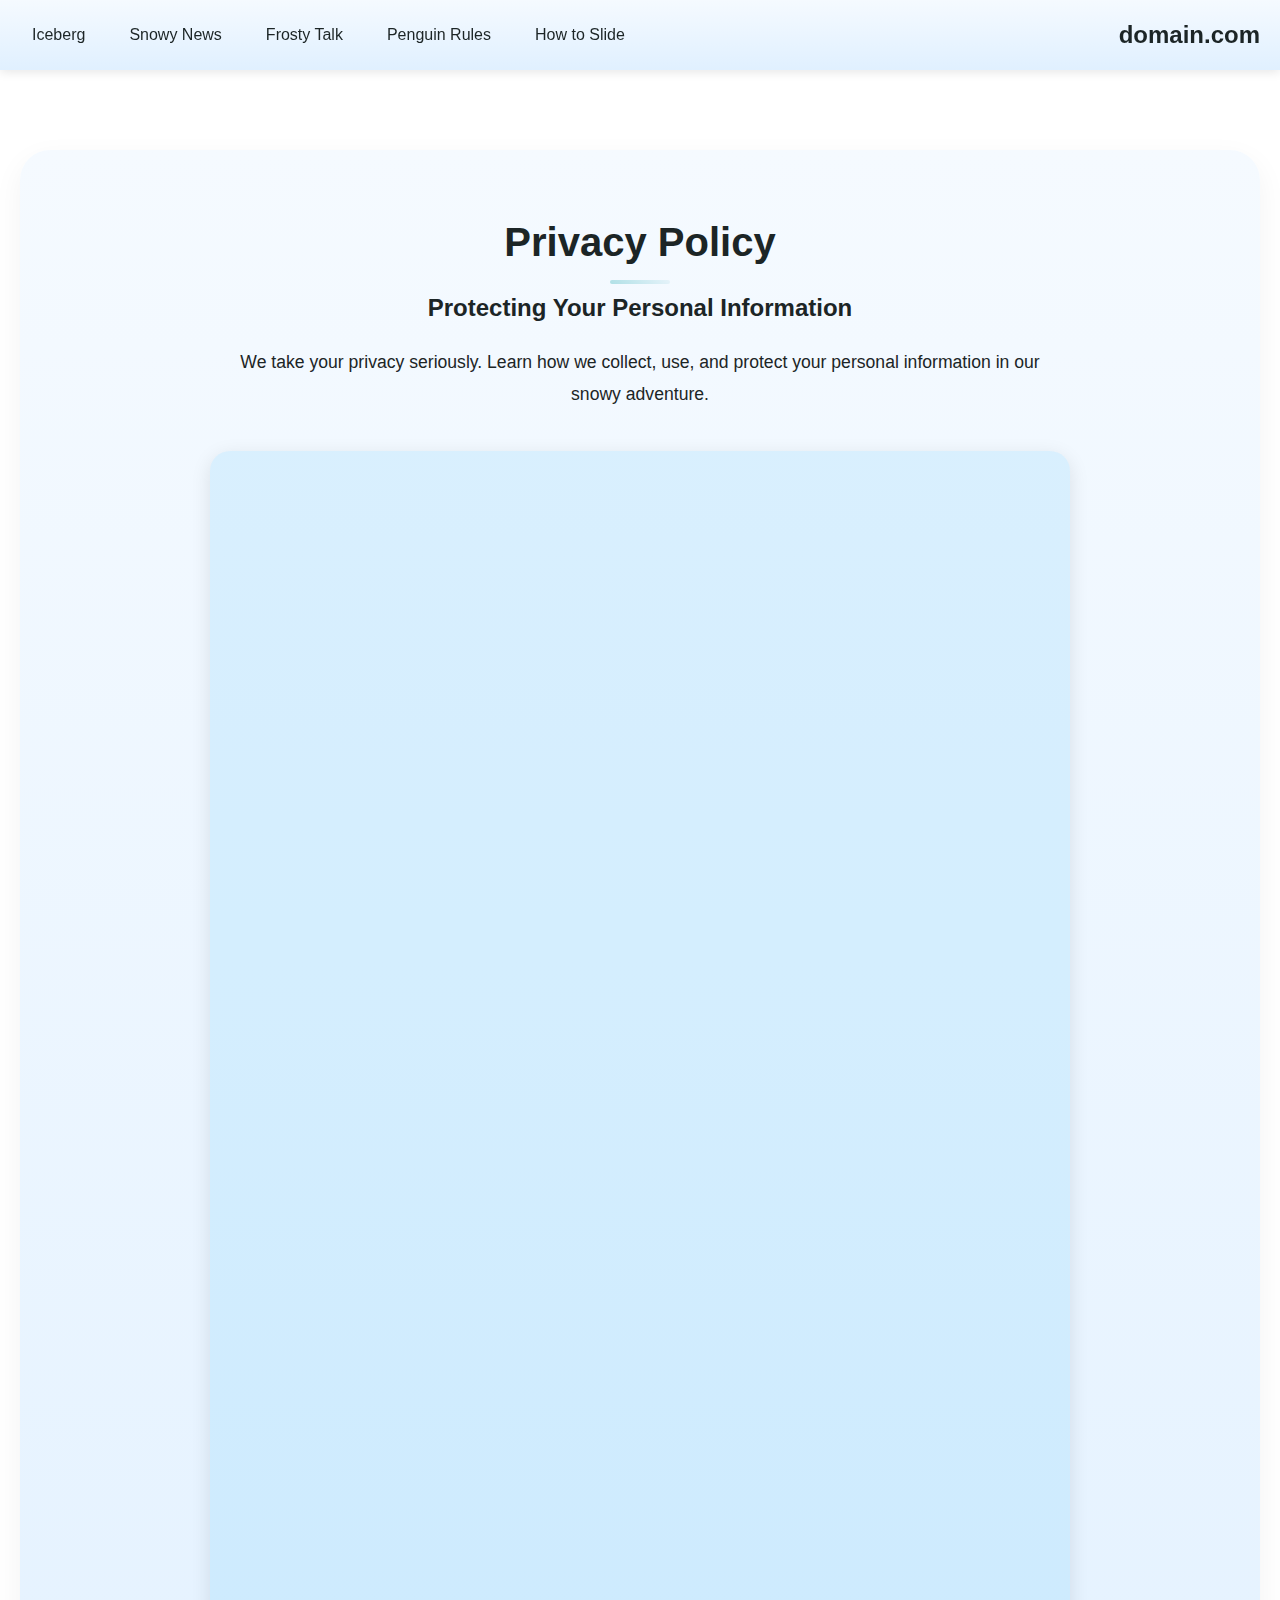
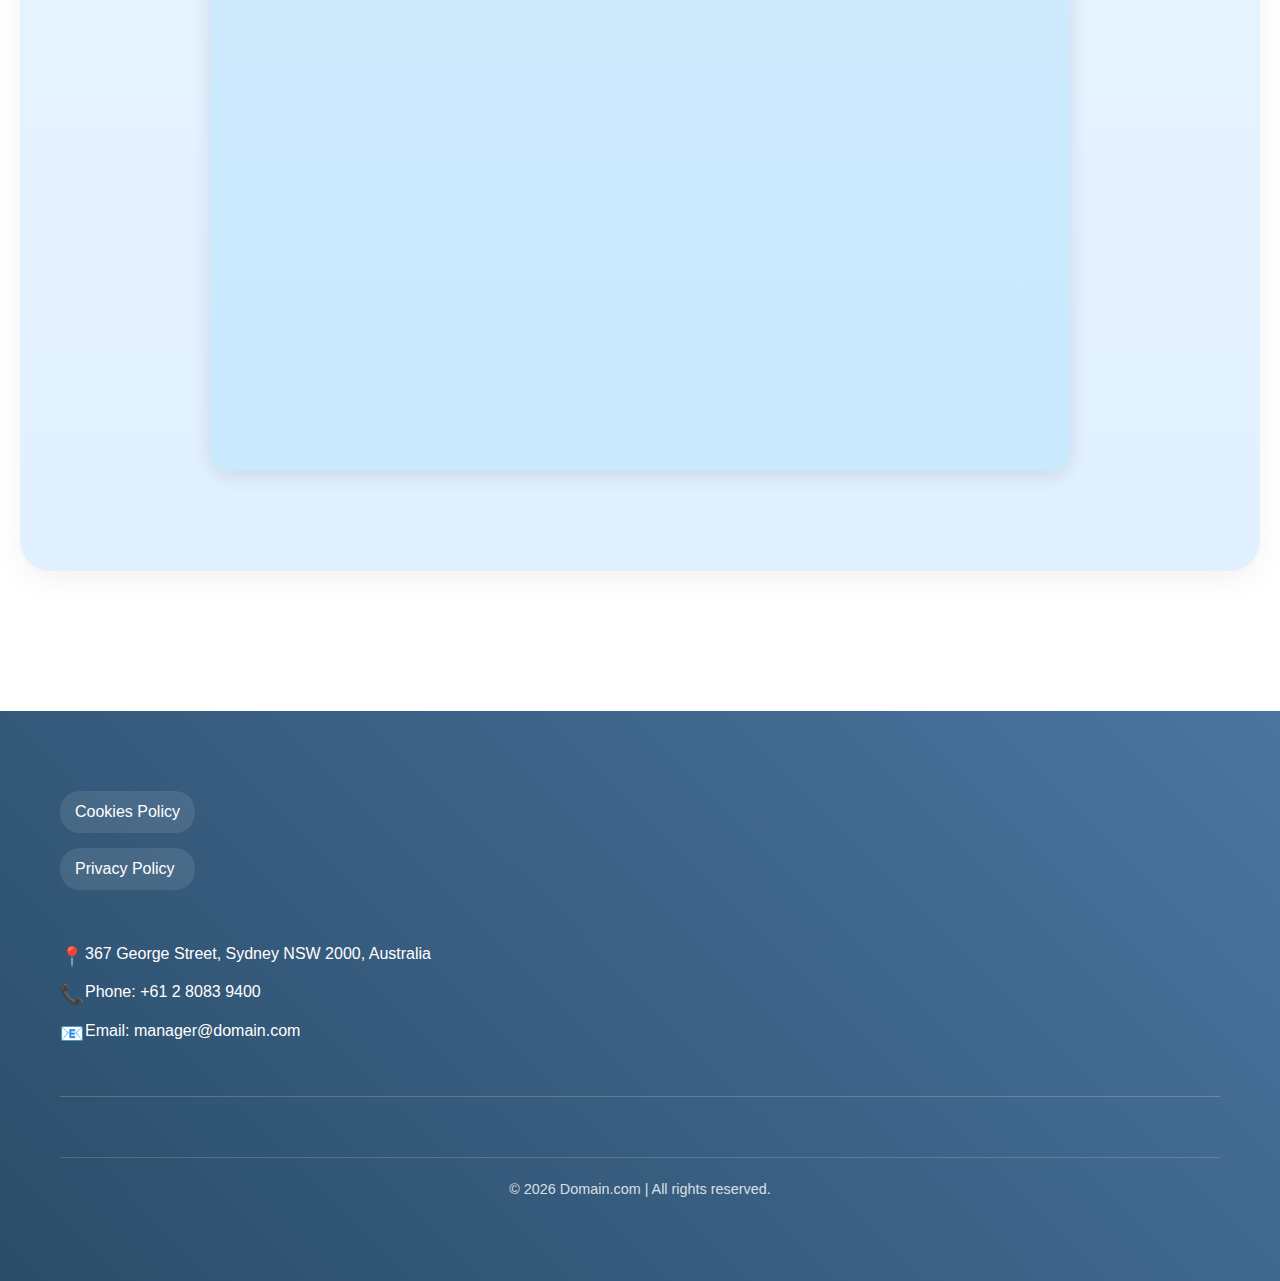
<file: privacy-policy.html>
<!DOCTYPE html>
<html lang="en">
  <head>
    <meta charset="UTF-8" />
    <meta name="viewport" content="width=device-width, initial-scale=1.0" />
    <meta
      name="description"
      content="View our Privacy Policy to learn how Winter Penguin protects your personal information and ensures a safe sliding environment."
    />
    <link rel="icon" type="image/png" href="images/favicon.ico" />
    <title>Privacy Policy - Winter Penguin</title>
    <link rel="stylesheet" href="css/styles.css" />
  </head>
  <body>
    <header id="header"></header>

    <main>
      <section id="rules-section" class="section">
        <div class="section-header">
          <h2 class="section-title">Privacy Policy</h2>
          <h3 class="section-subtitle">Protecting Your Personal Information</h3>
          <p class="section-description">
            We take your privacy seriously. Learn how we collect, use, and
            protect your personal information in our snowy adventure.
          </p>
        </div>

        <div class="rules-container">
          <article class="rules-content">
            <div class="rules-block">
              <h3>Information We Collect</h3>
              <p>
                To provide you with the best sliding experience, we collect
                certain information:
              </p>
              <ul class="rules-list">
                <li>
                  <strong>Account Information:</strong> Username, email address,
                  and password
                </li>
                <li>
                  <strong>Game Data:</strong> Progress, achievements, and
                  in-game preferences in Winter Penguin
                </li>
                <li>
                  <strong>Technical Data:</strong> Device information, IP
                  address, and browser type
                </li>
              </ul>
            </div>

            <div class="rules-block">
              <h3>How We Use Your Information</h3>
              <p>
                Your information helps us provide and improve our icy services:
              </p>
              <ul class="rules-list">
                <li>
                  <strong>Game Services:</strong> Maintain your account and
                  sliding progress
                </li>
                <li>
                  <strong>Communications:</strong> Send important updates and
                  notifications about Winter Penguin
                </li>
                <li>
                  <strong>Improvements:</strong> Enhance game features and
                  player experience
                </li>
              </ul>
            </div>

            <div class="rules-block important-notice">
              <h3>Data Protection</h3>
              <p>We implement strong security measures to protect your data:</p>
              <ul class="rules-list">
                <li>Secure data encryption during transmission and storage</li>
                <li>Regular security audits and vulnerability assessments</li>
                <li>
                  Strict access controls and employee confidentiality agreements
                </li>
              </ul>
            </div>

            <div class="rules-block">
              <h3>Your Privacy Rights</h3>
              <p>You have control over your personal information:</p>
              <ul class="rules-list">
                <li>
                  <strong>Access:</strong> Request a copy of your personal data
                </li>
                <li>
                  <strong>Correction:</strong> Update or correct your
                  information
                </li>
                <li>
                  <strong>Deletion:</strong> Request removal of your account and
                  data
                </li>
              </ul>
            </div>

            <div class="rules-block">
              <h3>Information Sharing</h3>
              <p>We limit sharing of your information to:</p>
              <ul class="rules-list">
                <li>
                  <strong>Service Providers:</strong> Who help us operate our
                  snowy adventure
                </li>
                <li>
                  <strong>Legal Requirements:</strong> When required by law or
                  regulation
                </li>
                <li>
                  <strong>Business Transfers:</strong> In case of merger or
                  acquisition
                </li>
              </ul>
            </div>

            <div class="rules-block disclaimer">
              <h3>Policy Updates</h3>
              <p>Important information about policy changes:</p>
              <ul class="rules-list">
                <li>
                  We may update this policy to reflect changes in our practices
                </li>
                <li>You will be notified of significant changes via email</li>
                <li>
                  Continued use of Winter Penguin implies acceptance of updated
                  policies
                </li>
              </ul>
            </div>
          </article>
        </div>
      </section>
    </main>

    <footer id="footer"></footer>

    <script src="js/data.js"></script>
    <script src="js/main.js"></script>
  </body>
</html>
</file>
<file: css/styles.css>
/* Variables */
:root {
  --primary-green: linear-gradient(
    45deg,
    #2a4d69,
    #4b749f
  ); /* Icy blue gradient for primary elements */
  --primary-blue: linear-gradient(
    45deg,
    #4682b4,
    #87ceeb
  ); /* Light sky blue gradient */
  --primary-pink: linear-gradient(
    45deg,
    #b0e0e6,
    #e6f3fa
  ); /* Frosty white-blue gradient */
  --secondary-green: #a3c1d4; /* Soft icy blue */
  --secondary-blue: #b6d7e8; /* Pale sky blue */
  --secondary-pink: #d9e8f3; /* Subtle frosty white */
  --background: linear-gradient(
    to bottom,
    #f5faff,
    #e0f0ff
  ); /* Snowy white to light blue gradient background */
  --text-color: #1c2526; /* Dark slate for contrast on icy backgrounds */
  --header-height: 70px;
  --animation-speed: 0.3s;
  --iframe-max-width: 800px;
  --iframe-aspect-ratio: 16/9;
}

/* Reset and Base Styles */
* {
  margin: 0;
  padding: 0;
  box-sizing: border-box;
}

body {
  font-family: "Segoe UI", "Helvetica", sans-serif;
  line-height: 1.6;
  color: var(--text-color);
  overflow-x: hidden;
}

/* Header Styles */
header {
  position: fixed;
  top: 0;
  width: 100%;
  height: var(--header-height);
  background: var(--background);
  box-shadow: 0 2px 10px rgba(0, 0, 0, 0.1);
  z-index: 1000;
  display: flex;
  flex-direction: row-reverse;
  justify-content: space-between;
  align-items: center;
  padding: 0 20px;
}

.logo {
  font-size: 1.5rem;
  font-weight: bold;
  color: var(--primary-green);
  text-decoration: none;
  transition: color var(--animation-speed);
}

.logo:hover {
  color: var(--secondary-green);
}

nav ul {
  display: flex;
  list-style: none;
  gap: 20px;
}

nav a {
  text-decoration: none;
  color: var(--text-color);
  padding: 8px 12px;
  border-radius: 20px;
  transition: all var(--animation-speed);
}

nav a:hover {
  background: var(--secondary-blue);
  color: white;
}

/* Main Content Styles */
main {
  margin-top: var(--header-height);
  padding: 20px;
}

.section {
  margin: 60px 0;
  padding: 60px 30px;
  border-radius: 30px;
  background: var(--background);
  box-shadow: 0 10px 30px rgba(0, 0, 0, 0.05);
  transition: all var(--animation-speed);
  overflow: hidden;
}

.section:hover {
  box-shadow: 0 15px 40px rgba(0, 0, 0, 0.1);
}

.section-header {
  text-align: center;
  margin-bottom: 40px;
}

.section-title {
  font-size: 2.5rem;
  color: var(--primary-green);
  margin-bottom: 15px;
  position: relative;
  display: inline-block;
}

.section-title::after {
  content: "";
  position: absolute;
  bottom: -10px;
  left: 50%;
  transform: translateX(-50%);
  width: 60px;
  height: 4px;
  background: var(--primary-pink);
  border-radius: 2px;
}

.section-subtitle {
  font-size: 1.5rem;
  color: var(--primary-blue);
  margin-bottom: 20px;
}

.section-description {
  font-size: 1.1rem;
  color: var(--text-color);
  max-width: 800px;
  margin: 0 auto;
  line-height: 1.8;
}

/* Hero Section Enhancements */
#burrow-entrance {
  background: linear-gradient(
      rgba(128, 128, 128, 0.7),
      rgba(128, 128, 128, 0.7)
    ),
    url("../images/img-1.png");
  background-size: cover;
  background-position: center;
  color: white;
  position: relative;
  overflow: hidden;
  backdrop-filter: blur(5px);
  -webkit-backdrop-filter: blur(5px);
}

#burrow-entrance .section-title,
#burrow-entrance .section-subtitle,
#burrow-entrance .section-description {
  color: white;
}

#burrow-entrance .section-title::after {
  background: var(--primary-pink);
}

#burrow-entrance .feature-item,
#burrow-entrance .stat-item {
  background: rgba(255, 255, 255, 0.8);
  backdrop-filter: blur(5px);
  color: var(--text-color);
}

#burrow-entrance .stat-number {
  color: var(--text-color);
}

#burrow-entrance .stat-label {
  color: var(--text-color);
}

.features-grid {
  display: flex;
  flex-wrap: wrap;
  gap: 20px;
  justify-content: center;
  margin: 40px 0;
}

.feature-item {
  flex: 1 1 200px;
  padding: 20px;
  background: rgba(255, 255, 255, 0.9);
  border-radius: 15px;
  display: flex;
  align-items: center;
  gap: 15px;
  transition: transform var(--animation-speed);
}

.feature-item:hover {
  transform: translateY(-5px);
}

.feature-icon {
  font-size: 2rem;
}

.stats-container {
  display: flex;
  flex-wrap: wrap;
  gap: 30px;
  justify-content: center;
  margin: 40px 0;
}

.stat-item {
  flex: 1 1 150px;
  padding: 20px;
  background: rgba(255, 255, 255, 0.9);
  border-radius: 15px;
  text-align: center;
}

.stat-number {
  font-size: 2.5rem;
  font-weight: bold;
  color: var(--primary-green);
  display: block;
}

.stat-label {
  font-size: 1.1rem;
  color: var(--text-color);
}

.cta-button {
  display: inline-block;
  padding: 15px 40px;
  background: var(--primary-pink);
  color: white;
  text-decoration: none;
  border-radius: 30px;
  font-size: 1.2rem;
  font-weight: bold;
  transition: all var(--animation-speed);
  margin-top: 30px;
}

.cta-button:hover {
  background: var(--secondary-pink);
  transform: scale(1.05);
  box-shadow: 0 5px 15px rgba(255, 64, 129, 0.3);
}

/* Reviews Section Enhancements */
.highlights-container {
  display: flex;
  flex-wrap: wrap;
  gap: 20px;
  justify-content: center;
  margin: 30px 0;
}

.highlight-item {
  flex: 1 1 250px;
  padding: 20px;
  background: linear-gradient(
    135deg,
    var(--secondary-blue),
    var(--primary-blue)
  );
  border-radius: 15px;
  color: var(--text-color);
  text-align: center;
  transition: transform var(--animation-speed);
}

.highlight-item:hover {
  transform: translateY(-5px);
}

.highlight-icon {
  font-size: 2.5rem;
  display: block;
  margin-bottom: 10px;
}

.highlight-text {
  font-size: 1.2rem;
  font-weight: bold;
}

.review-card {
  background: white;
  border-radius: 20px;
  padding: 30px;
  margin: 20px 0;
  box-shadow: 0 5px 20px rgba(0, 0, 0, 0.05);
  transition: all var(--animation-speed);
}

.review-card:hover {
  transform: translateX(10px);
  box-shadow: 0 8px 25px rgba(0, 0, 0, 0.1);
}

.review-header {
  display: flex;
  align-items: center;
  gap: 20px;
  margin-bottom: 20px;
}

.review-avatar {
  width: 60px;
  height: 60px;
  border-radius: 50%;
  object-fit: cover;
}

.review-meta {
  flex: 1;
}

.review-author {
  font-weight: bold;
  color: var(--primary-green);
  display: block;
  margin-bottom: 5px;
}

.review-rating {
  color: gold;
  margin-bottom: 5px;
}

.review-date {
  font-size: 0.9rem;
  color: #666;
}

/* How to Hop Section Enhancements */
.tutorial-container {
  display: flex;
  justify-content: center;
}

.steps-container {
  max-width: 800px;
  width: 100%;
  margin: 0 auto;
}

.step-card {
  background: white;
  border-radius: 20px;
  padding: 30px;
  margin: 30px 0;
  position: relative;
  box-shadow: 0 5px 20px rgba(0, 0, 0, 0.05);
  transition: all var(--animation-speed);
}

.step-card:hover {
  transform: translateY(-5px);
  box-shadow: 0 8px 25px rgba(0, 0, 0, 0.1);
}

.step-icon {
  font-size: 2rem;
  margin-right: 15px;
}

.step-title {
  color: var(--primary-blue);
  font-size: 1.3rem;
  margin-bottom: 15px;
}

.step-tips {
  margin-top: 20px;
  padding-left: 20px;
}

.tip-item {
  margin: 10px 0;
  color: var(--text-color);
  position: relative;
}

.tip-item::before {
  content: "🐧";
  margin-right: 10px;
}

.video-preview {
  flex: 1 1 400px;
  position: relative;
  border-radius: 20px;
  overflow: hidden;
  box-shadow: 0 10px 30px rgba(0, 0, 0, 0.1);
}

.tutorial-thumbnail {
  width: 100%;
  display: block;
  transition: transform var(--animation-speed);
}

.video-preview:hover .tutorial-thumbnail {
  transform: scale(1.05);
}

.play-button {
  position: absolute;
  top: 50%;
  left: 50%;
  transform: translate(-50%, -50%);
  width: 80px;
  height: 80px;
  background: rgba(255, 255, 255, 0.9);
  border-radius: 50%;
  display: flex;
  align-items: center;
  justify-content: center;
  font-size: 2rem;
  color: var(--primary-green);
  text-decoration: none;
  transition: all var(--animation-speed);
}

.play-button:hover {
  background: white;
  transform: translate(-50%, -50%) scale(1.1);
  box-shadow: 0 5px 20px rgba(0, 0, 0, 0.2);
}

/* Gear Section Enhancements */
.gear-categories {
  display: flex;
  flex-direction: column;
  justify-content: space-between;
  flex-wrap: wrap;
  gap: 40px;
}

.category-header {
  display: flex;
  align-items: center;
  justify-content: center;
  gap: 15px;
  margin-bottom: 30px;
}

.category-icon {
  font-size: 2rem;
}

.category-name {
  font-size: 1.5rem;
  color: var(--primary-blue);
}

.gear-card {
  background: white;
  border-radius: 20px;
  overflow: hidden;
  margin: 20px 0;
  box-shadow: 0 5px 20px rgba(0, 0, 0, 0.05);
  transition: all var(--animation-speed);
}

.gear-card:hover {
  transform: translateY(-5px);
  box-shadow: 0 8px 25px rgba(0, 0, 0, 0.1);
}

.gear-image {
  width: 100%;
  height: 200px;
  object-fit: cover;
}

.gear-info {
  padding: 20px;
}

.gear-name {
  color: var(--primary-green);
  font-size: 1.3rem;
  margin-bottom: 10px;
}

.gear-stats {
  display: flex;
  gap: 20px;
  margin-top: 15px;
  font-size: 0.9rem;
  color: #666;
}

.unlock-info {
  background: linear-gradient(
    135deg,
    var(--secondary-green),
    var(--primary-green)
  );
  border-radius: 20px;
  padding: 30px;
  color: var(--text-color);
  margin-top: 40px;
}

.unlock-title {
  font-size: 1.5rem;
  margin-bottom: 20px;
}

.unlock-methods {
  list-style: none;
  padding: 0;
}

.unlock-method {
  margin: 15px 0;
  padding-left: 30px;
  position: relative;
}

.unlock-method::before {
  content: "✨";
  position: absolute;
  left: 0;
}

/* Tips Section Enhancements */
.tips-category {
  margin: 40px 0;
}

.tips-grid {
  display: flex;
  flex-wrap: wrap;
  gap: 30px;
}

.tip-card {
  flex: 1 1 300px;
  background: white;
  border-radius: 20px;
  overflow: hidden;
  box-shadow: 0 5px 20px rgba(0, 0, 0, 0.05);
  transition: all var(--animation-speed);
}

.tip-card:hover {
  transform: translateY(-5px);
  box-shadow: 0 8px 25px rgba(0, 0, 0, 0.1);
}

.tip-media {
  position: relative;
}

.tip-image {
  width: 100%;
  height: 200px;
  object-fit: cover;
}

.difficulty-badge {
  position: absolute;
  top: 15px;
  right: 15px;
  padding: 5px 15px;
  border-radius: 15px;
  color: white;
  font-size: 0.9rem;
}

.difficulty-badge.easy {
  background: var(--primary-green);
}
.difficulty-badge.medium {
  background: var(--primary-blue);
}
.difficulty-badge.hard {
  background: var(--primary-pink);
}
.difficulty-badge.expert {
  background: #9c27b0;
}

.tip-content {
  padding: 20px;
}

.fun-facts {
  background: linear-gradient(
    135deg,
    var(--secondary-blue),
    var(--primary-blue)
  );
  border-radius: 20px;
  padding: 30px;
  color: var(--text-color);
  margin-top: 40px;
}

.facts-title {
  font-size: 1.5rem;
  margin-bottom: 20px;
}

.facts-list {
  list-style: none;
  padding: 0;
}

.fact-item {
  margin: 15px 0;
  padding-left: 30px;
  position: relative;
}

.fact-item::before {
  content: "🌟";
  position: absolute;
  left: 0;
}

/* Animation Classes */
.fade-in,
.fade-in-delay-1,
.fade-in-delay-2,
.fade-in-delay-3,
.fade-in-delay-4,
.fade-in-delay-5 {
  opacity: 0;
  transform: translateY(20px);
  will-change: opacity, transform;
}

.fade-in.visible {
  animation: fadeInUp 0.8s ease-out forwards;
}

.fade-in-delay-1.visible {
  animation: fadeInUp 0.8s ease-out 0.2s forwards;
}

.fade-in-delay-2.visible {
  animation: fadeInUp 0.8s ease-out 0.4s forwards;
}

.fade-in-delay-3.visible {
  animation: fadeInUp 0.8s ease-out 0.6s forwards;
}

.fade-in-delay-4.visible {
  animation: fadeInUp 0.8s ease-out 0.8s forwards;
}

.fade-in-delay-5.visible {
  animation: fadeInUp 0.8s ease-out 1s forwards;
}

.scroll-reveal {
  opacity: 0;
  transform: translateY(30px);
  transition: all 0.8s cubic-bezier(0.4, 0, 0.2, 1);
  will-change: opacity, transform;
}

.scroll-reveal.revealed {
  opacity: 1;
  transform: translateY(0);
}

@keyframes fadeInUp {
  from {
    opacity: 0;
    transform: translateY(20px);
  }
  to {
    opacity: 1;
    transform: translateY(0);
  }
}

.bounce-animation {
  animation: bounce 2s infinite;
}

/* Additional Animations */
@keyframes bounce {
  0%,
  20%,
  50%,
  80%,
  100% {
    transform: translateY(0);
  }
  40% {
    transform: translateY(-20px);
  }
  60% {
    transform: translateY(-10px);
  }
}

@keyframes glow {
  0% {
    box-shadow: 0 5px 20px rgba(0, 0, 0, 0.05);
  }
  50% {
    box-shadow: 0 5px 30px rgba(76, 175, 80, 0.3);
  }
  100% {
    box-shadow: 0 5px 20px rgba(0, 0, 0, 0.05);
  }
}

/* Enhanced Mobile Styles */
@media (max-width: 768px) {
  .section {
    padding: 40px 20px;
    margin: 40px 0;
  }

  .section-title {
    font-size: 2rem;
  }

  .section-subtitle {
    font-size: 1.3rem;
  }

  .feature-item,
  .stat-item,
  .highlight-item,
  .step-card,
  .gear-card,
  .tip-card {
    flex: 1 1 100%;
  }

  .tutorial-container {
    flex-direction: column;
  }

  .video-preview {
    margin-top: 20px;
  }

  .gear-categories {
    gap: 20px;
  }

  .tips-grid {
    gap: 20px;
  }
}

/* Footer Styles */
footer {
  background: var(--primary-green);
  color: white;
  padding: 40px 20px;
  margin-top: 60px;
}

.footer-links {
  display: flex;
  gap: 20px;
}

.footer-links a {
  color: white;
  text-decoration: none;
  transition: color var(--animation-speed);
  width: 135px;
}

.footer-links a:hover {
  color: var(--secondary-pink);
}

.contact-info {
  line-height: 1.8;
}

.copyright {
  text-align: center;
  margin-top: 40px;
  padding-top: 20px;
  border-top: 1px solid rgba(255, 255, 255, 0.2);
}

/* Mobile First Responsive Design */
@media (max-width: 768px) {
  header {
    height: auto;
    padding: 10px;
  }

  nav ul {
    flex-direction: column;
    align-items: center;
    gap: 10px;
  }

  .footer-content {
    flex-direction: column;
    align-items: center;
    text-align: center;
  }

  .footer-links {
    flex-direction: column;
    align-items: center;
  }
}

/* Animations */
@keyframes fadeIn {
  from {
    opacity: 0;
    transform: translateY(20px);
  }
  to {
    opacity: 1;
    transform: translateY(0);
  }
}

.section {
  animation: fadeIn 0.8s ease-out;
}

/* Policy Pages */
.policy-section {
  max-width: 800px;
  margin: 40px auto;
  padding: 40px;
}

.policy-content {
  line-height: 1.8;
}

.policy-content h2 {
  color: var(--primary-green);
  margin: 30px 0 15px;
}

.policy-content h3 {
  color: var(--primary-blue);
  margin: 20px 0 10px;
}

.policy-content ul {
  margin: 15px 0;
  padding-left: 20px;
}

.policy-content li {
  margin: 10px 0;
}

/* Reviews Section */
.reviews {
  display: flex;
  flex-wrap: wrap;
  justify-content: center;
  gap: 20px;
  margin: 30px 0;
}

.review {
  flex: 1 1 300px;
  padding: 20px;
  background: rgba(255, 255, 255, 0.9);
  border-radius: 15px;
  box-shadow: 0 4px 15px rgba(0, 0, 0, 0.1);
  transition: transform var(--animation-speed);
}

.review:hover {
  transform: translateY(-5px);
}

.review .author {
  color: var(--primary-blue);
  font-style: italic;
  display: block;
  margin-top: 10px;
}

/* Steps Section */
.steps {
  display: flex;
  flex-wrap: wrap;
  gap: 30px;
  margin: 30px 0;
}

.step {
  flex: 1 1 250px;
  position: relative;
  padding: 20px;
  background: white;
  border-radius: 15px;
  box-shadow: 0 4px 15px rgba(0, 0, 0, 0.1);
}

.step-number {
  position: absolute;
  top: -15px;
  left: -15px;
  width: 40px;
  height: 40px;
  background: var(--primary-pink);
  color: white;
  border-radius: 50%;
  display: flex;
  align-items: center;
  justify-content: center;
  font-weight: bold;
  font-size: 1.2rem;
}

/* Gear Items */
.gear-items {
  display: flex;
  flex-wrap: wrap;
  justify-content: center;
  gap: 40px;
  margin: 30px 0;
}

.gear-item {
  padding: 20px;
  background: white;
  border-radius: 15px;
  box-shadow: 0 4px 15px rgba(0, 0, 0, 0.1);
  transition: all var(--animation-speed);
}

.gear-item:hover {
  transform: scale(1.05);
  box-shadow: 0 6px 20px rgba(0, 0, 0, 0.15);
}

/* Tips Section */
.tips {
  display: flex;
  flex-wrap: wrap;
  gap: 20px;
  margin: 30px 0;
}

.tip {
  flex: 1 1 300px;
  padding: 20px;
  background: white;
  border-radius: 15px;
  box-shadow: 0 4px 15px rgba(0, 0, 0, 0.1);
  transition: transform var(--animation-speed);
}

.tip:hover {
  transform: translateY(-5px);
}

/* News Articles */
.articles {
  display: flex;
  flex-direction: column;
  gap: 30px;
  margin: 30px 0;
}

.news-article {
  padding: 30px;
  background: white;
  border-radius: 15px;
  box-shadow: 0 4px 15px rgba(0, 0, 0, 0.1);
  transition: transform var(--animation-speed);
}

.news-article:hover {
  transform: translateX(10px);
}

.news-article .date {
  color: var(--primary-blue);
  margin: 10px 0;
}

/* Contact Form */
.contact-form {
  max-width: 600px;
  margin: 30px auto;
}

.form-group {
  margin-bottom: 20px;
}

.form-group label {
  display: block;
  margin-bottom: 5px;
  color: var(--primary-green);
}

.form-group input,
.form-group textarea {
  width: 100%;
  padding: 10px;
  border: 2px solid var(--secondary-blue);
  border-radius: 10px;
  font-size: 1rem;
  transition: border-color var(--animation-speed);
}

.form-group input:focus,
.form-group textarea:focus {
  outline: none;
  border-color: var(--primary-blue);
}

.form-group textarea {
  min-height: 150px;
  resize: vertical;
}

button[type="submit"] {
  background: var(--primary-green);
  color: white;
  border: none;
  padding: 12px 30px;
  border-radius: 25px;
  font-size: 1.1rem;
  cursor: pointer;
  transition: all var(--animation-speed);
}

button[type="submit"]:hover {
  background: var(--secondary-green);
  transform: translateY(-2px);
}

/* Additional Mobile Styles */
@media (max-width: 768px) {
  .policy-section {
    padding: 20px;
  }

  .review,
  .step,
  .gear-item,
  .tip {
    flex: 1 1 100%;
  }

  .news-article {
    padding: 20px;
  }

  .contact-form {
    padding: 0 20px;
  }
}

/* Animations */
@keyframes bounce {
  0%,
  100% {
    transform: translateY(0);
  }
  50% {
    transform: translateY(-10px);
  }
}

.gear-item:hover h3 {
  animation: bounce 0.5s ease infinite;
}

@keyframes glow {
  0% {
    box-shadow: 0 4px 15px rgba(0, 0, 0, 0.1);
  }
  50% {
    box-shadow: 0 4px 20px rgba(76, 175, 80, 0.3);
  }
  100% {
    box-shadow: 0 4px 15px rgba(0, 0, 0, 0.1);
  }
}

/* Game iframe Section */
#burrow-play {
  display: flex;
  justify-content: center;
  align-items: center;
  min-height: 600px;
  padding: 40px 20px;
}

.game-container {
  width: 100%;
  max-width: var(--iframe-max-width);
  margin: 0 auto;
  position: relative;
}

.game-container::before {
  content: "";
  display: block;
  padding-top: calc(100% / (var(--iframe-aspect-ratio)));
}

.game-container iframe {
  position: absolute;
  top: 0;
  left: 0;
  width: 100%;
  height: 100%;
  border: none;
  border-radius: 20px;
  box-shadow: 0 10px 30px rgba(0, 0, 0, 0.1);
}

/* Update Tutorial Container */
.tutorial-container {
  display: flex;
  justify-content: center;
}

.steps-container {
  max-width: 800px;
  width: 100%;
  margin: 0 auto;
}

/* Mobile Responsiveness Updates */
@media (max-width: 768px) {
  #burrow-play {
    min-height: 400px;
    padding: 20px;
  }

  .game-container {
    max-width: 100%;
  }

  .steps-container {
    padding: 0 15px;
  }
}

/* Mobile Menu Styles */
.mobile-menu-toggle {
  display: none;
  background: none;
  border: none;
  cursor: pointer;
  padding: 10px;
  z-index: 1000;
}

.burger-line {
  display: block;
  width: 25px;
  height: 3px;
  margin: 5px 0;
  background-color: var(--secondary-green);
  border-radius: 3px;
  transition: all var(--animation-speed);
}

.mobile-menu {
  position: fixed;
  top: 0;
  right: -100%;
  width: 80%;
  max-width: 400px;
  height: 100vh;
  background: linear-gradient(
    135deg,
    var(--secondary-blue),
    var(--secondary-pink)
  );
  padding: 20px;
  z-index: 2000;
  transition: right 0.4s ease-in-out;
  box-shadow: -5px 0 20px rgba(0, 0, 0, 0.2);
  border-radius: 20px 0 0 20px;
}

.mobile-menu.active {
  right: 0;
}

.mobile-menu-header {
  display: flex;
  justify-content: space-between;
  align-items: center;
  margin-bottom: 30px;
}

.mobile-menu-close {
  background: none;
  border: none;
  color: white;
  font-size: 24px;
  cursor: pointer;
  padding: 10px;
  transition: transform var(--animation-speed);
}

.mobile-menu-close:hover {
  transform: rotate(90deg);
}

.mobile-menu .logo {
  color: white;
  font-size: 1.8rem;
}

.mobile-nav ul {
  list-style: none;
  padding: 0;
}

.mobile-nav li {
  margin: 20px 0;
  opacity: 0;
  transform: translateX(20px);
  animation: slideIn 0.3s forwards;
}

.mobile-nav li:nth-child(1) {
  animation-delay: 0.1s;
}
.mobile-nav li:nth-child(2) {
  animation-delay: 0.2s;
}
.mobile-nav li:nth-child(3) {
  animation-delay: 0.3s;
}
.mobile-nav li:nth-child(4) {
  animation-delay: 0.4s;
}
.mobile-nav li:nth-child(5) {
  animation-delay: 0.5s;
}

.mobile-nav a {
  color: var(--text-color);
  text-decoration: none;
  font-size: 1.4rem;
  display: block;
  padding: 10px 20px;
  border-radius: 15px;
  background: rgba(255, 255, 255, 0.1);
  transition: all var(--animation-speed);
}

.mobile-nav a:hover {
  background: rgba(255, 255, 255, 0.2);
  transform: translateX(10px);
}

.mobile-menu-overlay {
  position: fixed;
  top: 0;
  left: 0;
  width: 100%;
  height: 100%;
  background: rgba(0, 0, 0, 0.5);
  opacity: 0;
  visibility: hidden;
  transition: all 0.4s ease;
  z-index: 1500;
}

.mobile-menu-overlay.active {
  opacity: 1;
  visibility: visible;
}

@keyframes slideIn {
  to {
    opacity: 1;
    transform: translateX(0);
  }
}

/* Updated Footer Styles */
.footer-content {
  max-width: 1200px;
  margin: 0 auto;
  padding: 40px 20px;
}

.footer-main {
  display: grid;
  gap: 40px;
  margin-bottom: 40px;
}

.footer-links {
  display: flex;
  flex-direction: column;
  gap: 15px;
}

.footer-links a {
  color: white;
  text-decoration: none;
  padding: 8px 15px;
  border-radius: 20px;
  background: rgba(255, 255, 255, 0.1);
  transition: all var(--animation-speed);
}

.footer-links a:hover {
  background: rgba(255, 255, 255, 0.2);
  transform: translateX(5px);
}

.contact-info p {
  margin: 10px 0;
  padding-left: 25px;
  position: relative;
}

.contact-info p::before {
  position: absolute;
  left: 0;
  font-size: 1.2em;
}

.contact-info p:nth-child(1)::before {
  content: "📍";
}
.contact-info p:nth-child(2)::before {
  content: "📞";
}
.contact-info p:nth-child(3)::before {
  content: "📧";
}

.footer-bottom {
  text-align: center;
  padding-top: 20px;
  border-top: 1px solid rgba(255, 255, 255, 0.2);
}

.copyright {
  font-size: 0.9rem;
  opacity: 0.8;
}

/* Mobile Responsive Updates */
@media (max-width: 768px) {
  .desktop-nav {
    display: none;
  }

  .mobile-menu-toggle {
    display: block;
  }

  .footer-main {
    grid-template-columns: 1fr;
    text-align: center;
  }

  .footer-links {
    align-items: center;
  }

  .contact-info p {
    padding-left: 0;
  }

  .contact-info p::before {
    position: static;
    margin-right: 10px;
  }
}

/* News Page Styles */
.news-grid {
  display: grid;
  grid-template-columns: repeat(auto-fit, minmax(300px, 1fr));
  gap: 30px;
  margin-top: 40px;
}

.news-card {
  background: white;
  border-radius: 20px;
  overflow: hidden;
  box-shadow: 0 5px 20px rgba(0, 0, 0, 0.1);
  transition: transform var(--animation-speed);
}

.news-card:hover {
  transform: translateY(-5px);
}

.news-card-image {
  position: relative;
  height: 200px;
}

.news-card-image img {
  width: 100%;
  height: 100%;
  object-fit: cover;
}

.news-badge {
  position: absolute;
  top: 15px;
  right: 15px;
  padding: 5px 15px;
  border-radius: 15px;
  color: white;
  font-size: 0.9rem;
  font-weight: bold;
  text-transform: uppercase;
}

.news-badge.new {
  background: var(--primary-pink);
}

.news-badge.active {
  background: var(--primary-green);
}

.news-category {
  position: absolute;
  bottom: 15px;
  left: 15px;
  padding: 5px 15px;
  border-radius: 15px;
  background: rgba(255, 255, 255, 0.9);
  color: var(--primary-blue);
  font-size: 0.9rem;
}

.news-card-content {
  padding: 20px;
}

.news-card-title {
  color: var(--primary-green);
  font-size: 1.4rem;
  margin-bottom: 10px;
}

.news-date {
  display: block;
  color: #666;
  font-size: 0.9rem;
  margin-bottom: 15px;
}

.news-description {
  margin-bottom: 20px;
  line-height: 1.6;
}

.news-features,
.news-rewards,
.news-improvements {
  background: rgba(76, 175, 80, 0.1);
  border-radius: 15px;
  padding: 15px;
  margin-top: 15px;
}

.news-features h4,
.news-rewards h4,
.news-improvements h4 {
  color: var(--primary-green);
  margin-bottom: 10px;
}

.news-features ul,
.news-rewards ul,
.news-improvements ul {
  list-style: none;
  padding-left: 20px;
}

.news-features li,
.news-rewards li,
.news-improvements li {
  position: relative;
  margin: 8px 0;
}

.news-features li::before,
.news-rewards li::before,
.news-improvements li::before {
  content: "🐧";
  position: absolute;
  left: -20px;
}

/* Community Spotlight Styles */
.spotlight-grid {
  display: grid;
  margin-top: 40px;
}

.player-spotlight {
  background: white;
  border-radius: 20px;
  padding: 20px;
  box-shadow: 0 5px 20px rgba(0, 0, 0, 0.1);
}

.player-header {
  display: flex;
  align-items: center;
  gap: 20px;
  margin-bottom: 20px;
}

.player-avatar {
  width: 80px;
  height: 80px;
  border-radius: 50%;
  object-fit: cover;
  border: 3px solid var(--primary-green);
}

.player-info h3 {
  color: var(--primary-blue);
  margin-bottom: 5px;
}

.player-name {
  display: block;
  color: var(--primary-green);
  font-weight: bold;
}

.achievement {
  display: block;
  color: var(--primary-pink);
  font-size: 0.9rem;
  margin-top: 5px;
}

.player-stats {
  display: grid;
  grid-template-columns: repeat(3, 1fr);
  gap: 15px;
  margin: 20px 0;
  padding: 15px;
  background: rgba(3, 169, 244, 0.1);
  border-radius: 15px;
}

.stat {
  text-align: center;
}

.stat-label {
  display: block;
  color: #666;
  font-size: 0.9rem;
}

.stat-value {
  display: block;
  color: var(--primary-blue);
  font-size: 1.2rem;
  font-weight: bold;
  margin-top: 5px;
}

.player-quote {
  font-style: italic;
  color: #666;
  margin: 20px 0;
  padding-left: 20px;
  border-left: 3px solid var(--primary-pink);
}

.team-challenge {
  background: white;
  border-radius: 20px;
  overflow: hidden;
  box-shadow: 0 5px 20px rgba(0, 0, 0, 0.1);
}

.team-challenge h3 {
  padding: 20px;
  color: var(--primary-green);
  text-align: center;
}

.challenge-type {
  display: block;
  text-align: center;
  color: var(--primary-blue);
  margin-bottom: 20px;
}

.challenge-image {
  width: 100%;
  height: 300px;
  object-fit: cover;
}

.team-rankings {
  padding: 20px;
}

.team-rank {
  display: flex;
  align-items: center;
  gap: 15px;
  padding: 10px;
  margin: 10px 0;
  background: rgba(76, 175, 80, 0.1);
  border-radius: 10px;
}

.team-position {
  font-weight: bold;
  color: var(--primary-green);
}

.team-name {
  flex: 1;
  color: var(--text-color);
}

.team-score {
  color: var(--primary-blue);
  font-weight: bold;
}

.creative-corner {
  background: white;
  border-radius: 20px;
  padding: 20px;
  box-shadow: 0 5px 20px rgba(0, 0, 0, 0.1);
}

.creative-corner h3 {
  color: var(--primary-pink);
  text-align: center;
  margin-bottom: 10px;
}

.fan-art-grid {
  display: grid;
  grid-template-columns: repeat(auto-fit, minmax(200px, 1fr));
  gap: 20px;
  margin-top: 20px;
}

.fan-art {
  position: relative;
  border-radius: 15px;
  overflow: hidden;
}

.fan-art img {
  width: 100%;
  height: 300px;
  object-fit: cover;
  transition: transform var(--animation-speed);
}

.fan-art:hover img {
  transform: scale(1.05);
}

.fan-art-info {
  position: absolute;
  bottom: 0;
  left: 0;
  right: 0;
  padding: 15px;
  background: linear-gradient(transparent, rgba(0, 0, 0, 0.8));
  color: white;
}

.fan-art-info h4 {
  margin-bottom: 5px;
}

.artist {
  font-size: 0.9rem;
  opacity: 0.8;
}

.likes {
  position: absolute;
  top: 15px;
  right: 15px;
  background: rgba(255, 255, 255, 0.9);
  padding: 5px 10px;
  border-radius: 20px;
  font-size: 0.9rem;
  color: red;
}

/* Mobile Responsive Updates */
@media (max-width: 768px) {
  .news-grid,
  .spotlight-grid {
    grid-template-columns: 1fr;
  }

  .player-stats {
    grid-template-columns: 1fr;
  }

  .fan-art-grid {
    grid-template-columns: 1fr;
  }

  .news-card-image {
    height: 150px;
  }

  .team-rank {
    flex-direction: column;
    text-align: center;
    gap: 5px;
  }
}

/* Contact Page Styles */
.contact-container {
  max-width: 800px;
  margin: 40px auto;
  padding: 0 20px;
}

.contact-form-wrapper {
  background: white;
  padding: 30px;
  border-radius: 20px;
  box-shadow: 0 5px 20px rgba(0, 0, 0, 0.1);
}

.form-group {
  margin-bottom: 25px;
}

.form-group label {
  display: block;
  margin-bottom: 8px;
  color: var(--primary-green);
  font-weight: bold;
}

.form-group input,
.form-group textarea {
  width: 100%;
  padding: 12px;
  border: 2px solid rgba(3, 169, 244, 0.2);
  border-radius: 10px;
  font-size: 1rem;
  transition: all var(--animation-speed);
  font-family: inherit;
}

.form-group input:focus,
.form-group textarea:focus {
  outline: none;
  border-color: var(--primary-blue);
  box-shadow: 0 0 0 3px rgba(3, 169, 244, 0.1);
}

.form-group textarea {
  min-height: 150px;
  resize: vertical;
}

.submit-button {
  display: flex;
  align-items: center;
  justify-content: center;
  gap: 10px;
  width: 100%;
  padding: 15px;
  background: var(--primary-green);
  color: white;
  border: none;
  border-radius: 25px;
  font-size: 1.1rem;
  font-weight: bold;
  cursor: pointer;
  transition: all var(--animation-speed);
}

.submit-button:hover {
  background: var(--secondary-green);
  transform: translateY(-2px);
}

.submit-button:disabled {
  background: #ccc;
  cursor: not-allowed;
  transform: none;
}

.button-icon {
  font-size: 1.2em;
}

.form-message {
  margin-top: 20px;
  padding: 15px;
  border-radius: 10px;
  text-align: center;
  animation: fadeIn 0.3s ease-in;
}

.form-message.success {
  background: rgba(76, 175, 80, 0.1);
  color: var(--primary-green);
}

.form-message.error {
  background: rgba(244, 67, 54, 0.1);
  color: #f44336;
}

/* Contact Info Styles */
.contact-info-container {
  max-width: 1200px;
  margin: 40px auto;
  padding: 0 20px;
  display: grid;
  gap: 40px;
}

.contact-info-grid {
  display: grid;
  grid-template-columns: repeat(auto-fit, minmax(250px, 1fr));
  gap: 30px;
}

.contact-info-item {
  background: white;
  padding: 25px;
  border-radius: 15px;
  box-shadow: 0 5px 20px rgba(0, 0, 0, 0.1);
  transition: transform var(--animation-speed);
}

.contact-info-item:hover {
  transform: translateY(-5px);
}

.contact-icon {
  font-size: 2rem;
  color: var(--primary-blue);
}

.contact-text h4 {
  color: var(--primary-green);
  margin-bottom: 8px;
  font-size: 1.2rem;
}

.contact-text p {
  color: var(--text-color);
  line-height: 1.6;
}

.map-container {
  background: white;
  padding: 20px;
  border-radius: 20px;
  box-shadow: 0 5px 20px rgba(0, 0, 0, 0.1);
}

.map-container h3 {
  color: var(--primary-blue);
  margin-bottom: 20px;
  text-align: center;
}

.map-container iframe {
  width: 100%;
  border-radius: 10px;
  aspect-ratio: 16/9;
}

/* Mobile Responsive Updates */
@media (max-width: 768px) {
  .contact-info-container {
    grid-template-columns: 1fr;
  }

  .contact-info-grid {
    grid-template-columns: 1fr;
  }

  .contact-info-item {
    padding: 20px;
  }

  .form-group input,
  .form-group textarea {
    padding: 10px;
  }

  .submit-button {
    padding: 12px;
  }
}

@keyframes fadeIn {
  from {
    opacity: 0;
    transform: translateY(10px);
  }
  to {
    opacity: 1;
    transform: translateY(0);
  }
}

/* Rules Page Styles */
.rules-container {
  max-width: 900px;
  margin: 40px auto;
  padding: 0 20px;
}

.rules-content {
  background: white;
  border-radius: 20px;
  box-shadow: 0 5px 20px rgba(0, 0, 0, 0.1);
  overflow: hidden;
  display: flex;
  flex-direction: column;
  gap: 1px;
  background: rgba(3, 169, 244, 0.1);
}

.rules-block {
  padding: 30px;
  background: white;
  transition: all var(--animation-speed);
}

.rules-block:hover {
  transform: translateX(10px);
  background-color: rgba(76, 175, 80, 0.05);
}

.rules-block h3 {
  color: var(--primary-green);
  font-size: 1.4rem;
  margin-bottom: 15px;
  display: flex;
  align-items: center;
  gap: 10px;
}

.rules-block h3::before {
  content: "🐧";
  font-size: 1.6rem;
  line-height: 1;
}

.rules-block p {
  color: var(--text-color);
  line-height: 1.8;
  margin-bottom: 20px;
  font-size: 1.1rem;
  max-width: 800px;
}

.rules-list {
  list-style: none;
  padding: 0;
  display: flex;
  flex-direction: column;
  gap: 15px;
}

.rules-list li {
  padding-left: 25px;
  position: relative;
  line-height: 1.6;
}

.rules-list li::before {
  content: "•";
  position: absolute;
  left: 0;
  color: var(--primary-blue);
  font-size: 1.5rem;
  line-height: 1;
}

.rules-list strong {
  color: var(--primary-blue);
  font-weight: bold;
}

.important-notice {
  background: rgba(255, 64, 129, 0.05) !important;
}

.important-notice h3 {
  color: var(--primary-pink);
}

.important-notice h3::before {
  content: "⚠️";
}

.important-notice .rules-list li::before {
  color: var(--primary-pink);
}

.disclaimer {
  background: rgba(3, 169, 244, 0.05) !important;
}

.disclaimer h3 {
  color: var(--primary-blue);
}

.disclaimer h3::before {
  content: "📜";
}

.disclaimer .rules-list li::before {
  color: var(--primary-blue);
}

/* Section Header Styles for Rules Page */
.rules-section .section-header {
  text-align: center;
  margin-bottom: 40px;
  animation: fadeIn 0.8s ease-out;
}

.rules-section .section-title {
  color: var(--primary-green);
  font-size: 2.5rem;
  margin-bottom: 15px;
  position: relative;
  display: inline-block;
}

.rules-section .section-title::after {
  content: "";
  position: absolute;
  bottom: -10px;
  left: 50%;
  transform: translateX(-50%);
  width: 60px;
  height: 4px;
  background: var(--primary-pink);
  border-radius: 2px;
}

.rules-section .section-subtitle {
  color: var(--primary-blue);
  font-size: 1.5rem;
  margin-bottom: 15px;
}

.rules-section .section-description {
  color: var(--text-color);
  font-size: 1.1rem;
  max-width: 600px;
  margin: 0 auto;
  line-height: 1.8;
}

/* Animation for rules blocks */
@keyframes slideIn {
  from {
    opacity: 0;
    transform: translateX(-20px);
  }
  to {
    opacity: 1;
    transform: translateX(0);
  }
}

.rules-block {
  animation: slideIn 0.5s ease-out forwards;
  opacity: 0;
}

/* Mobile Responsive Updates */
@media (max-width: 768px) {
  .rules-container {
    margin: 20px auto;
    padding: 0 15px;
  }

  .rules-block {
    padding: 20px;
  }

  .rules-block:hover {
    transform: none;
  }

  .rules-block h3 {
    font-size: 1.2rem;
  }

  .rules-block p {
    font-size: 1rem;
    line-height: 1.6;
  }

  .rules-list li {
    padding-left: 20px;
  }

  .rules-section .section-title {
    font-size: 2rem;
  }

  .rules-section .section-subtitle {
    font-size: 1.3rem;
  }

  .rules-section .section-description {
    font-size: 1rem;
    padding: 0 15px;
  }
}

.cookie-bar {
  position: fixed;
  bottom: 0;
  left: 0;
  width: 100%;
  background-color: var(--secondary-blue);
  color: var(--background);
  display: flex;
  justify-content: space-between;
  align-items: center;
  padding: 1rem 1.5rem;
  font-family: system-ui, -apple-system, BlinkMacSystemFont, "Segoe UI", Roboto,
    Oxygen, Ubuntu, Cantarell, "Open Sans", "Helvetica Neue", sans-serif;
  font-size: 1rem;
  box-shadow: 0 -2px 8px rgba(0, 0, 0, 0.15);
  animation: slideUp var(--animation-speed) ease forwards;
  z-index: 1000;
}

.cookie-bar__text {
  margin: 0;
  max-width: 80%;
}

.cookie-bar__button {
  background-color: var(--secondary-green);
  color: var(--background);
  border: none;
  padding: 0.5rem 1rem;
  border-radius: 4px;
  cursor: pointer;
  font-weight: 600;
  transition: background-color var(--animation-speed) ease;
}

.cookie-bar__button:hover,
.cookie-bar__button:focus {
  background-color: var(--secondary-pink);
  outline: none;
}

@keyframes slideUp {
  from {
    transform: translateY(100%);
  }
  to {
    transform: translateY(0);
  }
}
</file>
